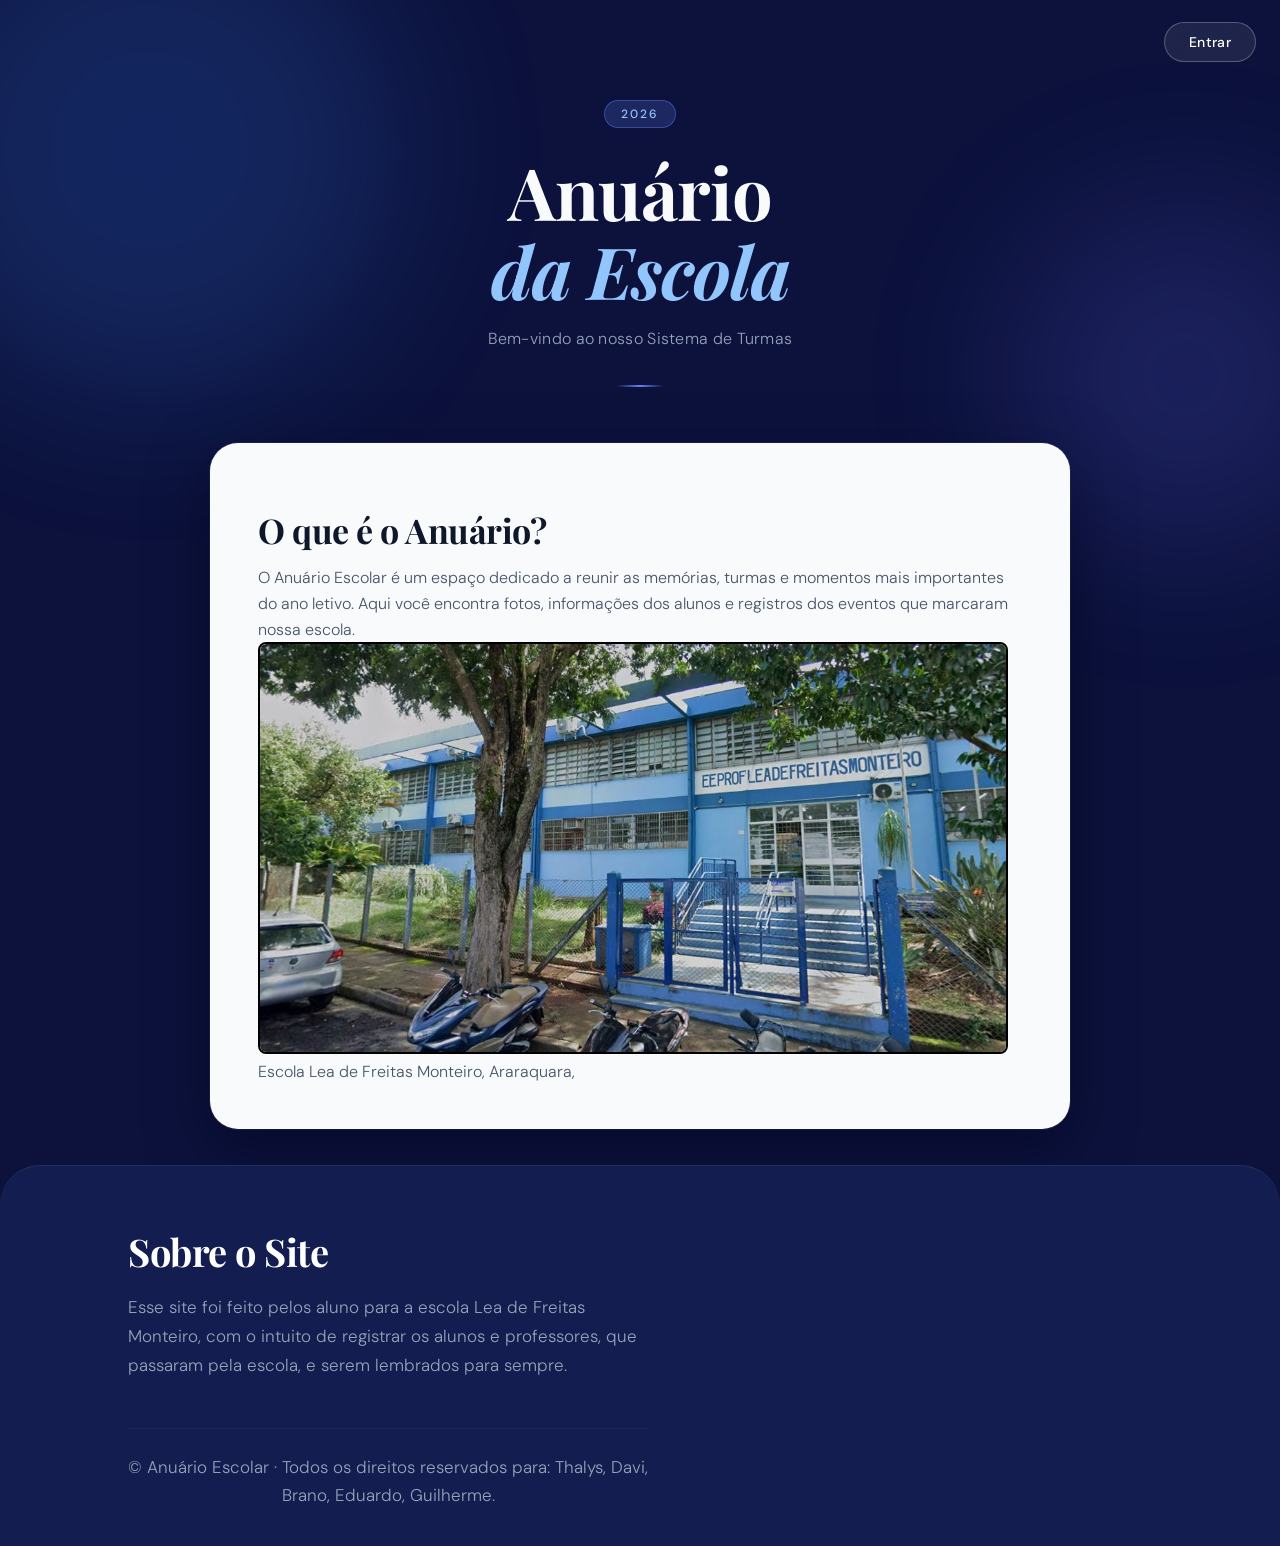
<file: index.html>
<!DOCTYPE html>
<html lang="pt-br">

<head>
    <meta charset="UTF-8">
    <meta name="viewport" content="width=device-width, initial-scale=1.0">
    <title>Anuário Escola 2026</title>
    <link rel="preconnect" href="https://fonts.googleapis.com">
    <link href="https://fonts.googleapis.com/css2?family=Playfair+Display:wght@600;700&family=DM+Sans:wght@300;400;500&display=swap" rel="stylesheet">
    <link rel="stylesheet" href="style.css">
</head>

<body>

    <a href="login.html">
        <button class="login">Entrar</button>
    </a>

    <!-- Fundo decorativo -->
    <div class="bg-orb orb1"></div>
    <div class="bg-orb orb2"></div>

    <!-- Topo -->
    <div class="topo">
        <span class="badge">2026</span>
        <h1>Anuário<br><em>da Escola</em></h1>
        <p>Bem-vindo ao nosso Sistema de Turmas</p>
        <div class="divider"></div>
    </div>

    <!-- Retângulo principal -->
    <div class="retangulo">

        <div class="card-header">
            
        </div>

        <h2>O que é o Anuário?</h2>
        <p>
            O Anuário Escolar é um espaço dedicado a reunir as memórias, turmas e momentos
            mais importantes do ano letivo. Aqui você encontra fotos, informações dos alunos
            e registros dos eventos que marcaram nossa escola.
        </p>
        
        <img src="images/lea.jpg" alt="Escola Lea de Freitas Monteiro" style="width: 750px; height: 550 ; border-radius: 8px; border: 2px solid #000; " >
        <p>Escola Lea de Freitas Monteiro, Araraquara,</p>
    </div>

    <!-- Rodapé -->
    <div class="retangulo2">
        <div class="retangulo2-inner">
            <div class="sobre-text">
                <h2>Sobre o Site</h2>
                <p>
                    Esse site foi feito pelos aluno para a escola Lea de Freitas Monteiro, 
                    com o intuito de registrar os alunos e professores, 
                    que passaram pela escola, e serem lembrados para sempre. 
                </p>
            </div>
        </div>
        <p class="footer-copy">© Anuário Escolar · Todos os direitos reservados para: Thalys, Davi, Brano, Eduardo, Guilherme.</p>
    </div>

</body>
</html>
</file>
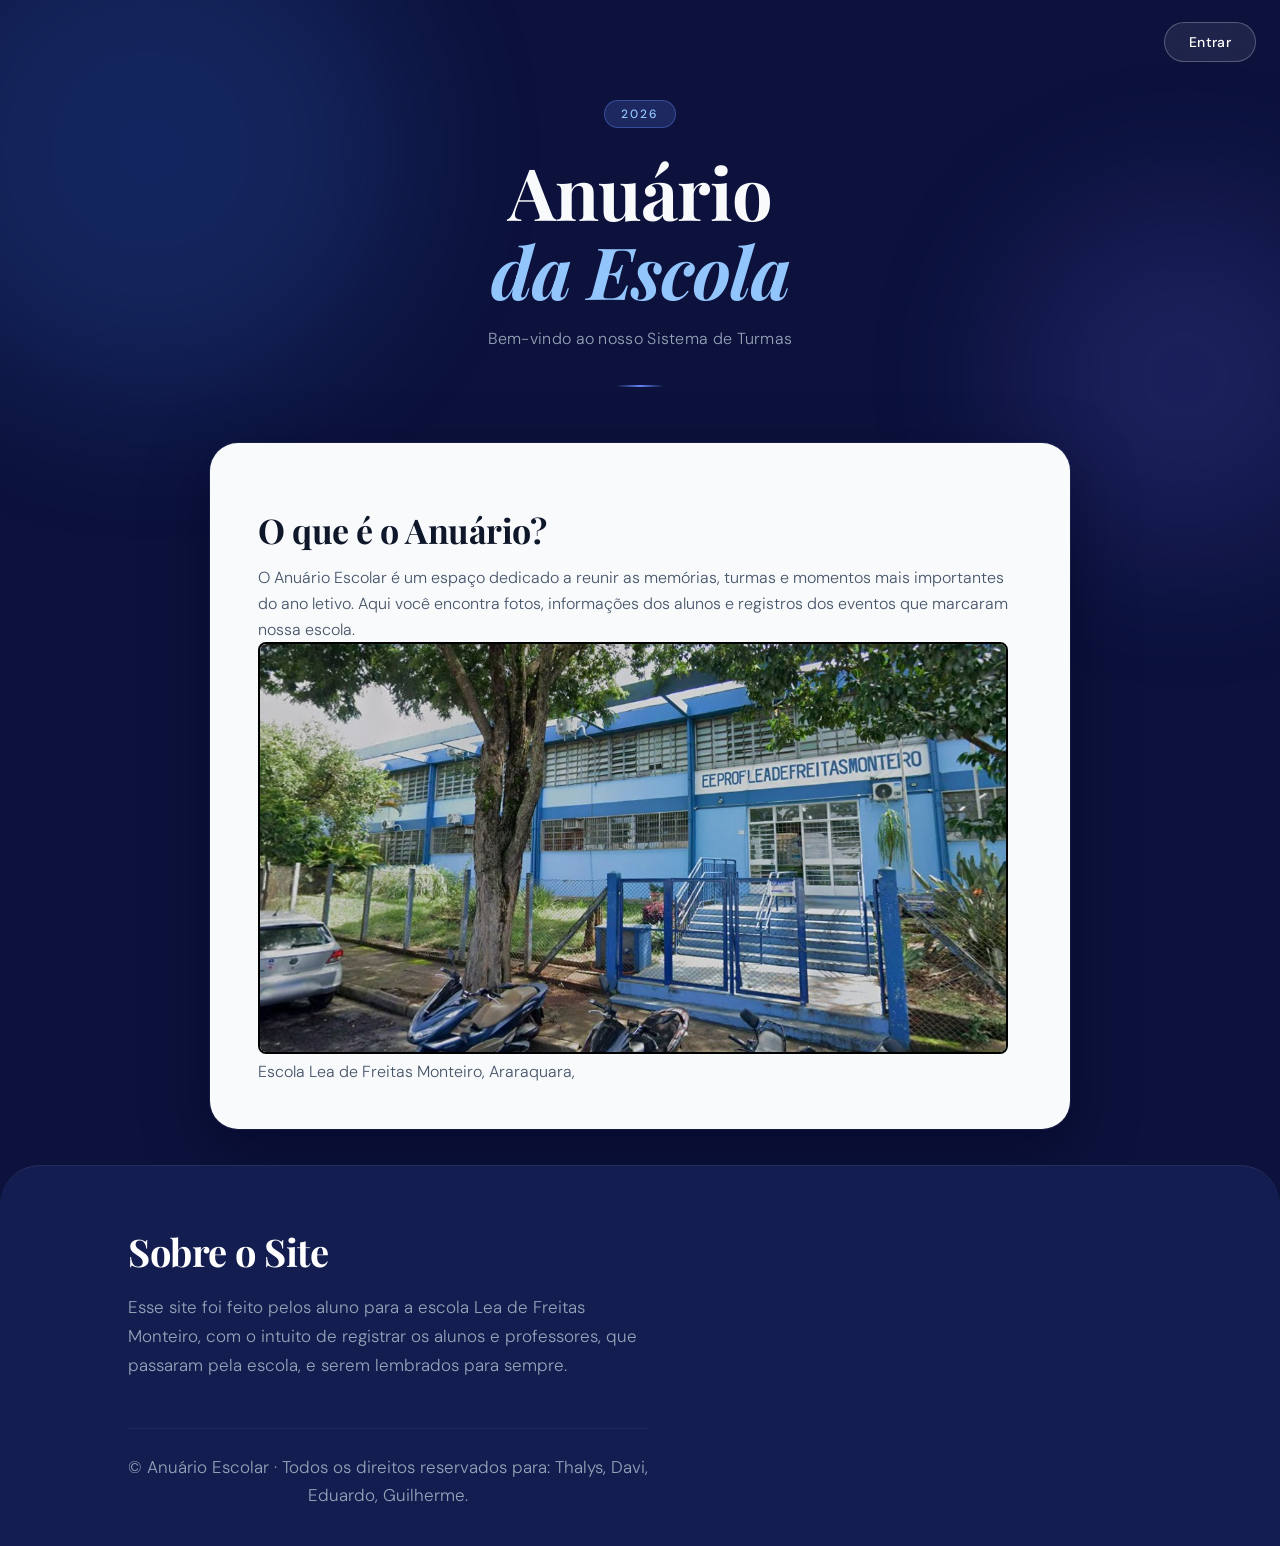
<file: html/index.html>
<!DOCTYPE html>
<html lang="pt-br">

<head>
    <meta charset="UTF-8">
    <meta name="viewport" content="width=device-width, initial-scale=1.0">
    <title>Anuário Escola 2026</title>
    <link rel="preconnect" href="https://fonts.googleapis.com">
    <link href="https://fonts.googleapis.com/css2?family=Playfair+Display:wght@600;700&family=DM+Sans:wght@300;400;500&display=swap" rel="stylesheet">
    <link rel="stylesheet" href="../css/style.css">
</head>

<body>

    <a href="login.html">
        <button class="login">Entrar</button>
    </a>

    <!-- Fundo decorativo -->
    <div class="bg-orb orb1"></div>
    <div class="bg-orb orb2"></div>

    <!-- Topo -->
    <div class="topo">
        <span class="badge">2026</span>
        <h1>Anuário<br><em>da Escola</em></h1>
        <p>Bem-vindo ao nosso Sistema de Turmas</p>
        <div class="divider"></div>
    </div>

    <!-- Retângulo principal -->
    <div class="retangulo">

        <div class="card-header">
            
        </div>

        <h2>O que é o Anuário?</h2>
        <p>
            O Anuário Escolar é um espaço dedicado a reunir as memórias, turmas e momentos
            mais importantes do ano letivo. Aqui você encontra fotos, informações dos alunos
            e registros dos eventos que marcaram nossa escola.
        </p>
        
        <img src="../images/lea.jpg" alt="Escola Lea de Freitas Monteiro" style="width: 750px; height: 550 ; border-radius: 8px; border: 2px solid #000; " >
        <p>Escola Lea de Freitas Monteiro, Araraquara,</p>
    </div>

    <!-- Rodapé -->
    <div class="retangulo2">
        <div class="retangulo2-inner">
            <div class="sobre-text">
                <h2>Sobre o Site</h2>
                <p>
                    Esse site foi feito pelos aluno para a escola Lea de Freitas Monteiro, 
                    com o intuito de registrar os alunos e professores, 
                    que passaram pela escola, e serem lembrados para sempre. 
                </p>
            </div>
        </div>
        <p class="footer-copy">© Anuário Escolar · Todos os direitos reservados para: Thalys, Davi, Eduardo, Guilherme.</p>
    </div>

</body>
</html>
</file>
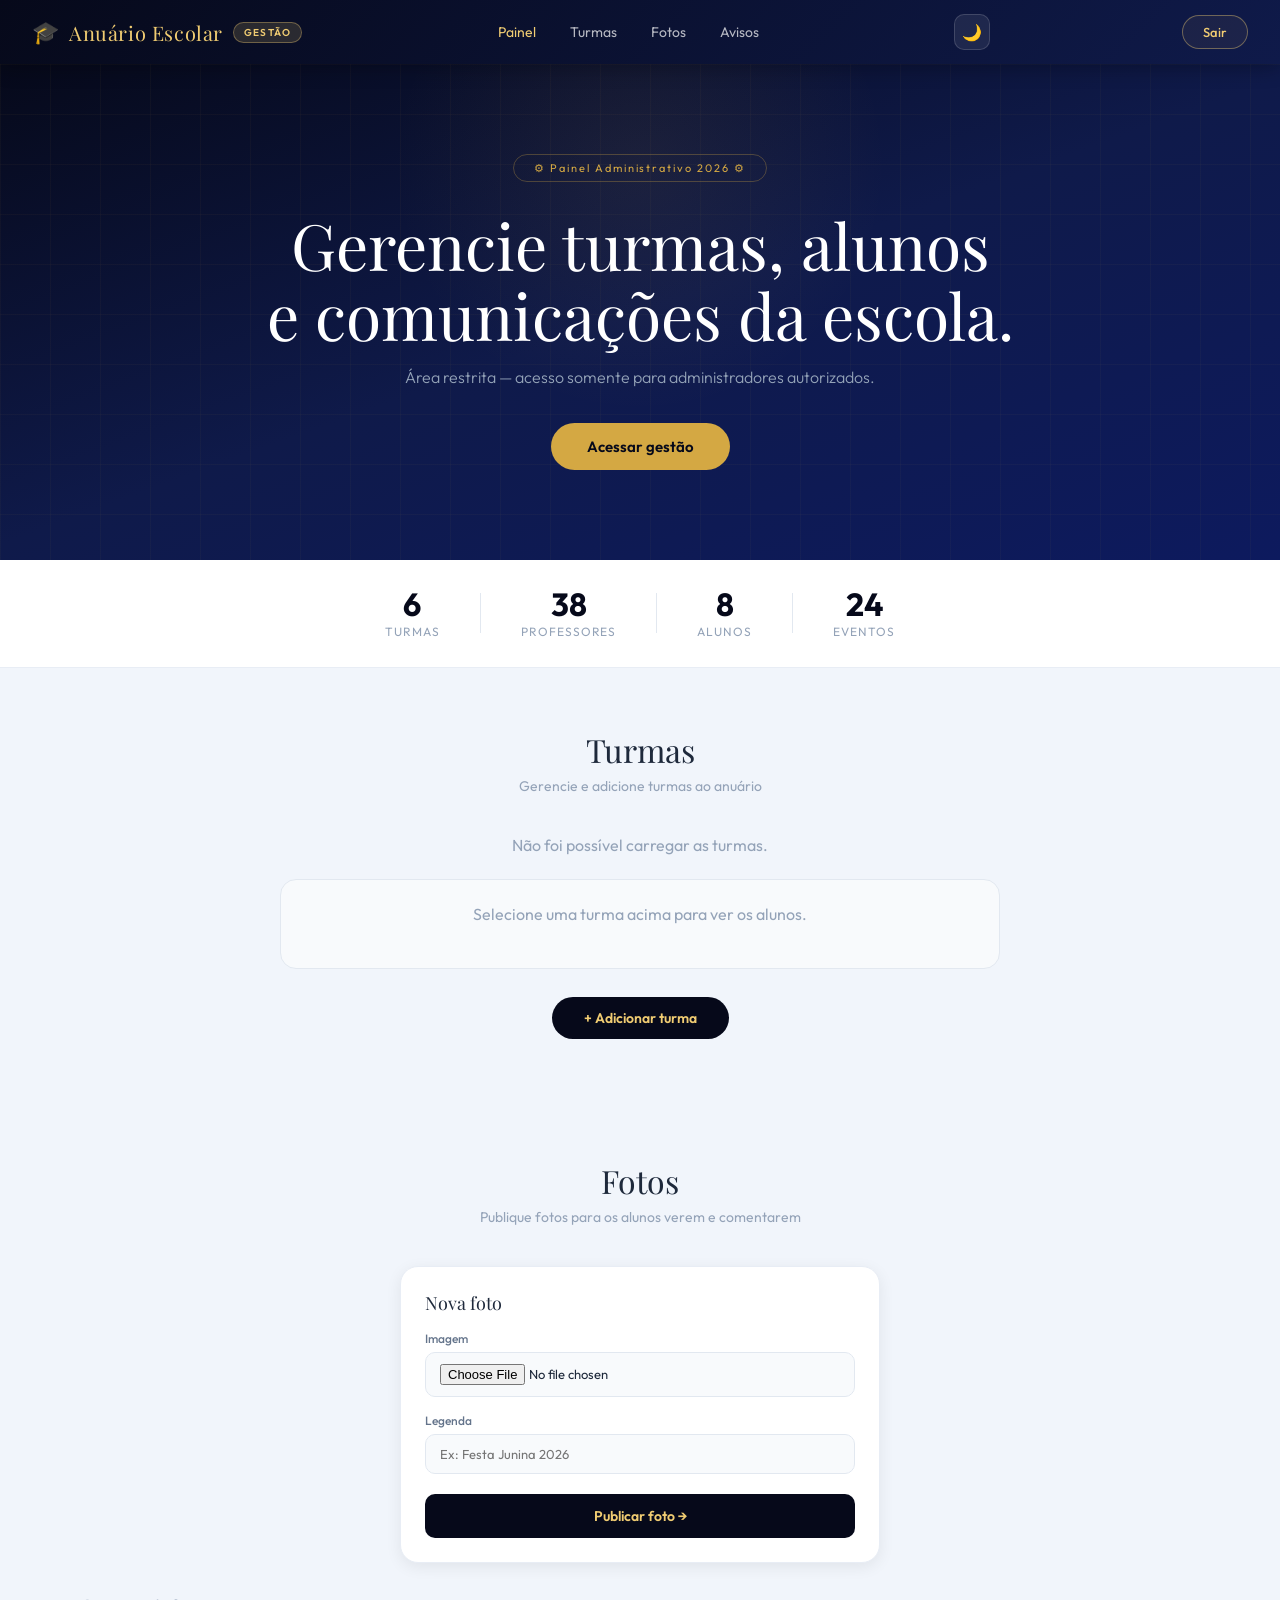
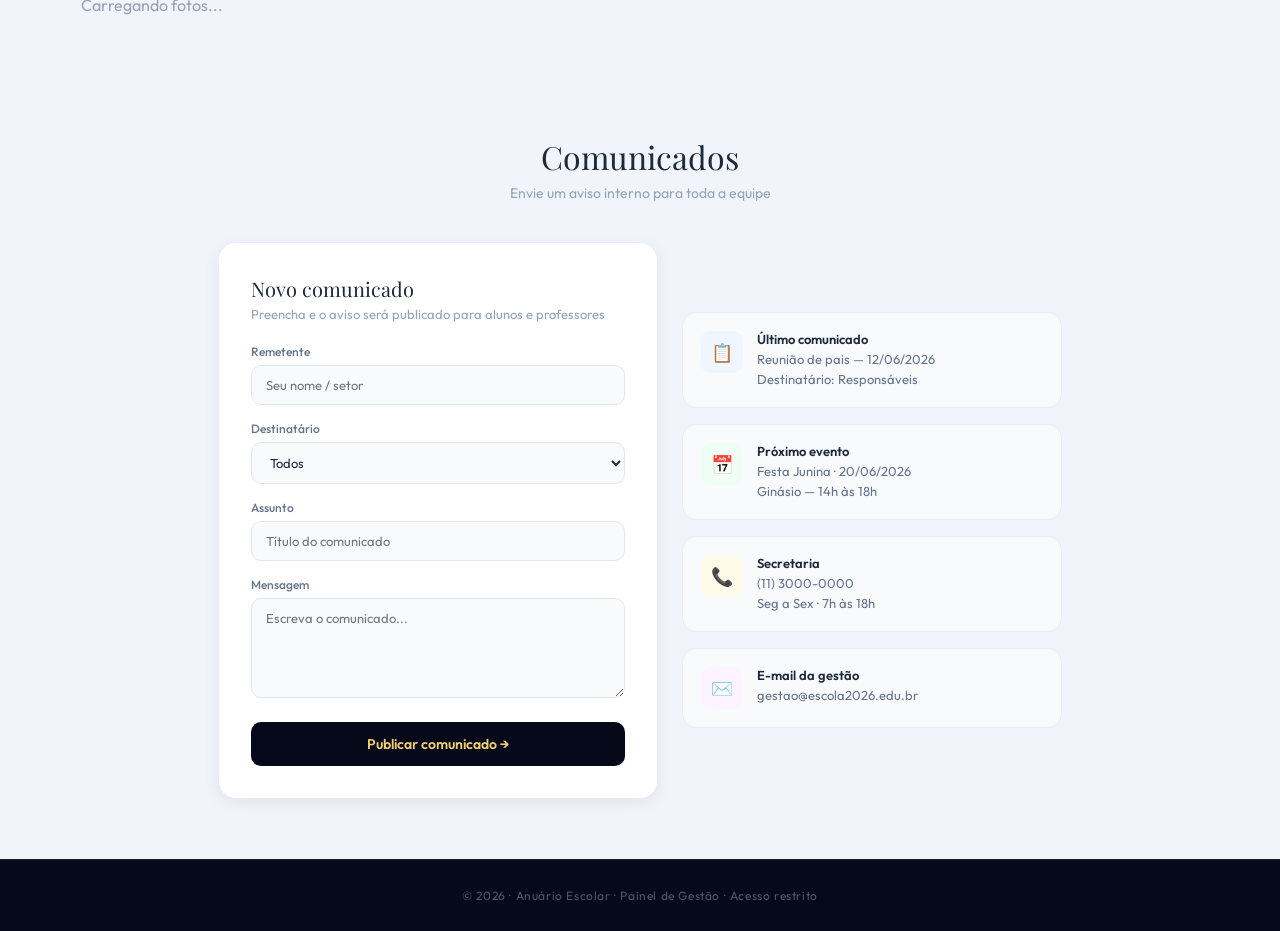
<file: gestao.html>
<!DOCTYPE html>
<html lang="pt-br">

<head>
    <meta charset="UTF-8">
    <meta name="viewport" content="width=device-width, initial-scale=1.0">
    <title>Gestão — Anuário Escolar 2026</title>
    <link rel="preconnect" href="https://fonts.googleapis.com">
    <link href="https://fonts.googleapis.com/css2?family=Playfair+Display:ital,wght@0,400;0,700;1,400&family=Outfit:wght@300;400;500;600&display=swap" rel="stylesheet">
    <link rel="stylesheet" href="/css/gestao.css">
    <link rel="stylesheet" href="/css/tema.css">
    <script>
        // Aplica o tema salvo ANTES da página desenhar, pra não piscar
        if (localStorage.getItem('tema') === 'escuro') {
            document.documentElement.setAttribute('data-tema', 'escuro');
        }
    </script>
</head>

<body>

    <!-- ========================
         HEADER
    ======================== -->
    <header>
        <div class="header-logo">
            <span class="logo-icon">🎓</span>
            <h1>Anuário Escolar <span class="gestao-badge">Gestão</span></h1>
        </div>

        <nav>
            <a href="#painel">Painel</a>
            <a href="#turmas">Turmas</a>
            <a href="#fotos">Fotos</a>
            <a href="#avisos">Avisos</a>
        </nav>

        <button class="btn-tema" id="btn-tema" onclick="alternarTema()" title="Alternar tema claro/escuro">🌙</button>
        <button class="btn-sair" onclick="window.location.href='login.html'">
            Sair
        </button>
    </header>

    <main>

        <!-- ========================
             BANNER / HERO
        ======================== -->
        <section class="banner" id="painel">
            <div class="banner-content">
                <div class="banner-badge">⚙ Painel Administrativo 2026 ⚙</div>
                <h2>Gerencie turmas, alunos<br>e comunicações da escola.</h2>
                <p>Área restrita — acesso somente para administradores autorizados.</p>
                <a href="#turmas" class="banner-btn">Acessar gestão</a>
            </div>
        </section>

        <!-- ========================
             STATS
        ======================== -->
        <section class="stats" id="stats-bar">
            <div class="stat-item">
                <span class="stat-num" id="stat-turmas">0</span>
                <span class="stat-label">Turmas</span>
            </div>
            <div class="stat-div"></div>
            <div class="stat-item">
                <span class="stat-num">38</span>
                <span class="stat-label">Professores</span>
            </div>
            <div class="stat-div"></div>
            <div class="stat-item">
                <span class="stat-num" id="stat-alunos">0</span>
                <span class="stat-label">Alunos</span>
            </div>
            <div class="stat-div"></div>
            <div class="stat-item">
                <span class="stat-num">24</span>
                <span class="stat-label">Eventos</span>
            </div>
        </section>

        <!-- ========================
             TURMAS
        ======================== -->
        <section class="secao" id="turmas">

            <div class="secao-header">
                <h2>Turmas</h2>
                <p>Gerencie e adicione turmas ao anuário</p>
            </div>

            <div class="turmas-botoes" id="turmas-botoes">
                <!-- Botões das turmas gerados via JS -->
            </div>

            <div class="turma-alunos-painel" id="turma-alunos-painel">
                <p class="turma-alunos-vazio">Selecione uma turma acima para ver os alunos.</p>
            </div>

            <!-- Botão adicionar turma -->
            <div style="text-align:center; margin-top: 28px;">
                <button class="btn-adicionar" onclick="abrirModalTurma()">
                    + Adicionar turma
                </button>
            </div>

        </section>

        <!-- ========================
             FOTOS
        ======================== -->
        <section class="secao" id="fotos">

            <div class="secao-header">
                <h2>Fotos</h2>
                <p>Publique fotos para os alunos verem e comentarem</p>
            </div>

            <div class="card foto-upload-card">
                <h3>Nova foto</h3>
                <div class="campo">
                    <label>Imagem</label>
                    <input type="file" id="foto-arquivo" accept="image/png, image/jpeg, image/gif, image/webp">
                </div>
                <div class="campo">
                    <label>Legenda</label>
                    <input type="text" id="foto-legenda" placeholder="Ex: Festa Junina 2026">
                </div>
                <button class="btn-enviar" onclick="publicarFoto()">
                    Publicar foto →
                </button>
                <p id="foto-msg" style="font-weight:600; display:none; margin-top:10px; text-align:center;"></p>
            </div>

            <div class="foto-galeria" id="foto-galeria">
                <p class="turma-alunos-vazio">Carregando fotos...</p>
            </div>

        </section>

        <!-- ========================
             AVISOS / FORMULÁRIO
        ======================== -->
        <section class="secao" id="avisos">

            <div class="secao-header">
                <h2>Comunicados</h2>
                <p>Envie um aviso interno para toda a equipe</p>
            </div>

            <div class="contato-grid">

                <!-- Formulário -->
                <div class="card contato-form">
                    <h3>Novo comunicado</h3>
                    <p>Preencha e o aviso será publicado para alunos e professores</p>

                    <div class="campo">
                        <label>Remetente</label>
                        <input type="text" id="av-remetente" placeholder="Seu nome / setor">
                    </div>
                    <div class="campo">
                        <label>Destinatário</label>
                        <select id="av-dest">
                            <option>Todos</option>
                            <option>Apenas alunos</option>
                            <option>Apenas professores</option>
                            <option>Responsáveis</option>
                        </select>
                    </div>
                    <div class="campo">
                        <label>Assunto</label>
                        <input type="text" id="av-assunto" placeholder="Título do comunicado">
                    </div>
                    <div class="campo">
                        <label>Mensagem</label>
                        <textarea id="av-msg" placeholder="Escreva o comunicado..."></textarea>
                    </div>
                    <button class="btn-enviar" onclick="enviarAviso()">
                        Publicar comunicado →
                    </button>
                    <p id="msg-confirmacao" style="color:#16a34a; font-weight:600; display:none; margin-top:10px; text-align:center;">
                        ✓ Comunicado publicado com sucesso!
                    </p>
                </div>

                <!-- Informações / últimos avisos -->
                <div class="contato-infos">

                    <div class="info-item">
                        <div class="info-icon" style="background:#eff6ff">📋</div>
                        <div>
                            <h4>Último comunicado</h4>
                            <p>Reunião de pais — 12/06/2026<br>Destinatário: Responsáveis</p>
                        </div>
                    </div>

                    <div class="info-item">
                        <div class="info-icon" style="background:#f0fdf4">📅</div>
                        <div>
                            <h4>Próximo evento</h4>
                            <p>Festa Junina · 20/06/2026<br>Ginásio — 14h às 18h</p>
                        </div>
                    </div>

                    <div class="info-item">
                        <div class="info-icon" style="background:#fefce8">📞</div>
                        <div>
                            <h4>Secretaria</h4>
                            <p>(11) 3000-0000<br>Seg a Sex · 7h às 18h</p>
                        </div>
                    </div>

                    <div class="info-item">
                        <div class="info-icon" style="background:#fdf4ff">✉️</div>
                        <div>
                            <h4>E-mail da gestão</h4>
                            <p>gestao@escola2026.edu.br</p>
                        </div>
                    </div>

                </div>

            </div>
        </section>

    </main>

    <!-- ========================
         FOOTER
    ======================== -->
    <footer>
        <p>© 2026 · Anuário Escolar · Painel de Gestão · Acesso restrito</p>
    </footer>

    <!-- ========================
         MODAL — ADICIONAR ALUNO
    ======================== -->
    <div class="modal-overlay" id="modal-aluno">
        <div class="modal">
            <div class="modal-header">
                <h3>Adicionar Aluno</h3>
                <button class="modal-fechar" onclick="fecharModal('modal-aluno')">✕</button>
            </div>
            <div class="campo">
                <label>Nome completo</label>
                <input type="text" id="novo-nome" placeholder="Ex: Maria Oliveira">
            </div>
            <div class="campo">
                <label>Matrícula</label>
                <input type="text" id="novo-matricula" placeholder="Ex: 2026009">
            </div>
            <div class="campo">
                <label>Turma</label>
                <select id="novo-turma">
                    <!-- Populado via JS -->
                </select>
            </div>
            <div class="campo">
                <label>Status</label>
                <select id="novo-status">
                    <option value="ativo">Ativo</option>
                    <option value="destaque">Destaque</option>
                </select>
            </div>
            <div class="campo">
                <label>Turno</label>
                <select id="novo-turno">
                    <option>Manhã</option>
                    <option>Tarde</option>
                </select>
            </div>
            <div class="modal-acoes">
                <button class="btn-cancelar" onclick="fecharModal('modal-aluno')">Cancelar</button>
                <button class="btn-confirmar" onclick="adicionarAluno()">Adicionar</button>
            </div>
        </div>
    </div>

    <!-- ========================
         MODAL — ADICIONAR TURMA
    ======================== -->
    <div class="modal-overlay" id="modal-turma">
        <div class="modal">
            <div class="modal-header">
                <h3>Adicionar Turma</h3>
                <button class="modal-fechar" onclick="fecharModal('modal-turma')">✕</button>
            </div>
            <div class="campo">
                <label>Código da turma</label>
                <input type="text" id="turma-codigo" placeholder="Ex: 5A">
            </div>
            <div class="campo">
                <label>Nome completo</label>
                <input type="text" id="turma-nome" placeholder="Ex: 5º Ano A">
            </div>
            <div class="campo">
                <label>Professor responsável</label>
                <input type="text" id="turma-prof" placeholder="Ex: Prof. João Silva">
            </div>
            <div class="campo">
                <label>Turno</label>
                <select id="turma-turno">
                    <option>Manhã</option>
                    <option>Tarde</option>
                </select>
            </div>
            <div class="campo">
                <label>Cor do cartão</label>
                <select id="turma-cor">
                    <option value="linear-gradient(135deg,#1d4ed8,#60a5fa)">Azul</option>
                    <option value="linear-gradient(135deg,#7c3aed,#a855f7)">Roxo</option>
                    <option value="linear-gradient(135deg,#059669,#34d399)">Verde</option>
                    <option value="linear-gradient(135deg,#dc2626,#f87171)">Vermelho</option>
                    <option value="linear-gradient(135deg,#d97706,#fbbf24)">Amarelo</option>
                    <option value="linear-gradient(135deg,#0891b2,#22d3ee)">Ciano</option>
                    <option value="linear-gradient(135deg,#db2777,#f472b6)">Rosa</option>
                </select>
            </div>
            <div class="modal-acoes">
                <button class="btn-cancelar" onclick="fecharModal('modal-turma')">Cancelar</button>
                <button class="btn-confirmar" onclick="adicionarTurma()">Adicionar</button>
            </div>
        </div>
    </div>

    <!-- ========================
         MODAL — CONFIRMAR EXCLUSÃO
    ======================== -->
    <div class="modal-overlay" id="modal-excluir">
        <div class="modal modal-sm">
            <div class="modal-header">
                <h3>Confirmar exclusão</h3>
                <button class="modal-fechar" onclick="fecharModal('modal-excluir')">✕</button>
            </div>
            <p style="color:#64748b; font-size:14px; margin-bottom:24px;" id="excluir-msg">
                Tem certeza que deseja excluir este item?<br>Essa ação não pode ser desfeita.
            </p>
            <div class="modal-acoes">
                <button class="btn-cancelar" onclick="fecharModal('modal-excluir')">Cancelar</button>
                <button class="btn-excluir-confirm" id="btn-confirmar-exclusao">Excluir</button>
            </div>
        </div>
    </div>

    <script src="tema.js"></script>
    <script src="gestao.js"></script>

</body>
</html>
</file>
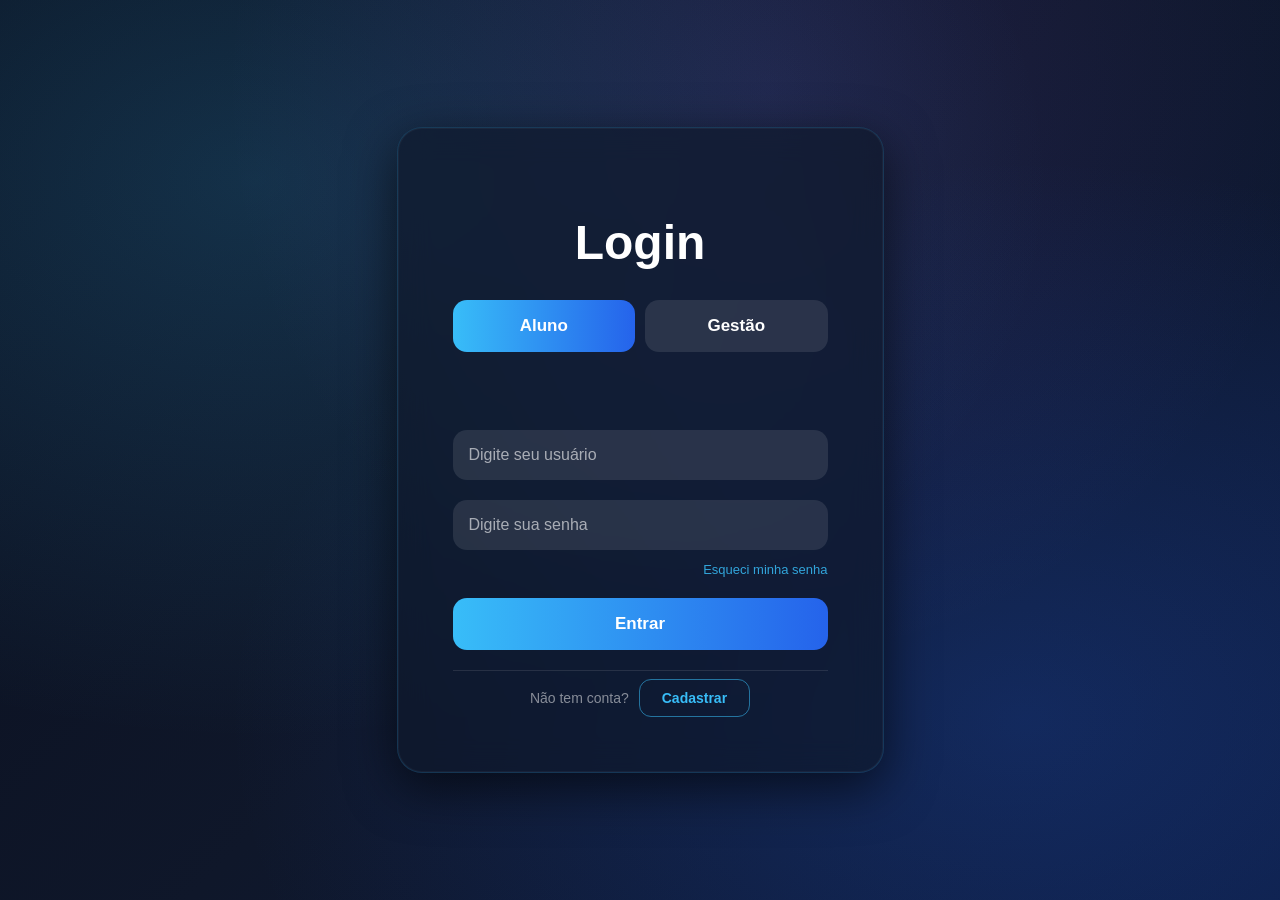
<file: login.html>
<!DOCTYPE html>
<html lang="pt-br">

<head>
    <meta charset="UTF-8">
    <title>Login</title>
    <link rel="stylesheet" href="/css/login.css">
</head>

<body>

    <div class="login-container">

        <h1>Login</h1>

        <!-- ESCOLHER TIPO -->
        <div class="tipo-login">

            <button class="tipo ativo" id="btnAluno">
                Aluno
            </button>

            <button class="tipo" id="btnAdmin">
                Gestão
            </button>

        </div>

        <h3 id="mensagem" style="color: red; text-shadow: 2px 2px 4px;"></h3>

        <input
            type="text"
            placeholder="Digite seu usuário"
            id="usuario"
        >

        <input
            type="password"
            placeholder="Digite sua senha"
            id="senha"
        >

        <!-- ESQUECI A SENHA -->
        <div class="esqueci-senha">
            <a href="#" onclick="abrirModalSenha(); return false;">Esqueci minha senha</a>
        </div>

        <button onclick="validarLogin()">
            Entrar
        </button>

        <!-- CADASTRO -->
        <div class="cadastro-link">
            <span>Não tem conta?</span>
            <a href="cadastro.html" class="btn-cadastro">Cadastrar</a>
        </div>

    </div>

    <!-- MODAL ESQUECI SENHA -->
    <div class="modal-overlay" id="modalSenha">
        <div class="modal-box">
            <h2>🔑 Recuperar Senha</h2>
            <p>Digite o e-mail ou usuário cadastrado. Você receberá as instruções de recuperação.</p>
            <input
                type="text"
                placeholder="E-mail ou usuário"
                id="inputRecuperacao"
            >
            <p class="modal-msg" id="modalMsg"></p>
            <button class="btn-enviar" onclick="enviarRecuperacao()">Enviar</button>
            <button class="btn-fechar" onclick="fecharModalSenha()">Cancelar</button>
        </div>
    </div>

    <script src="login.js"></script>

    <script>
        function abrirModalSenha() {
            document.getElementById('modalSenha').classList.add('ativo');
            document.getElementById('inputRecuperacao').value = '';
            document.getElementById('modalMsg').style.color = '';
            document.getElementById('modalMsg').textContent = '';
        }

        function fecharModalSenha() {
            document.getElementById('modalSenha').classList.remove('ativo');
        }

        function enviarRecuperacao() {
            const val = document.getElementById('inputRecuperacao').value.trim();
            const msg = document.getElementById('modalMsg');
            if (!val) {
                msg.style.color = 'rgb(248,113,113)';
                msg.textContent = 'Por favor, preencha o campo acima.';
                return;
            }
            msg.style.color = 'rgb(74,222,128)';
            msg.textContent = '✅ Instruções enviadas! Verifique seu e-mail.';
            setTimeout(fecharModalSenha, 2500);
        }

        // Fechar modal clicando fora
        document.getElementById('modalSenha').addEventListener('click', function(e) {
            if (e.target === this) fecharModalSenha();
        });
    </script>

</body>

</html>
</file>
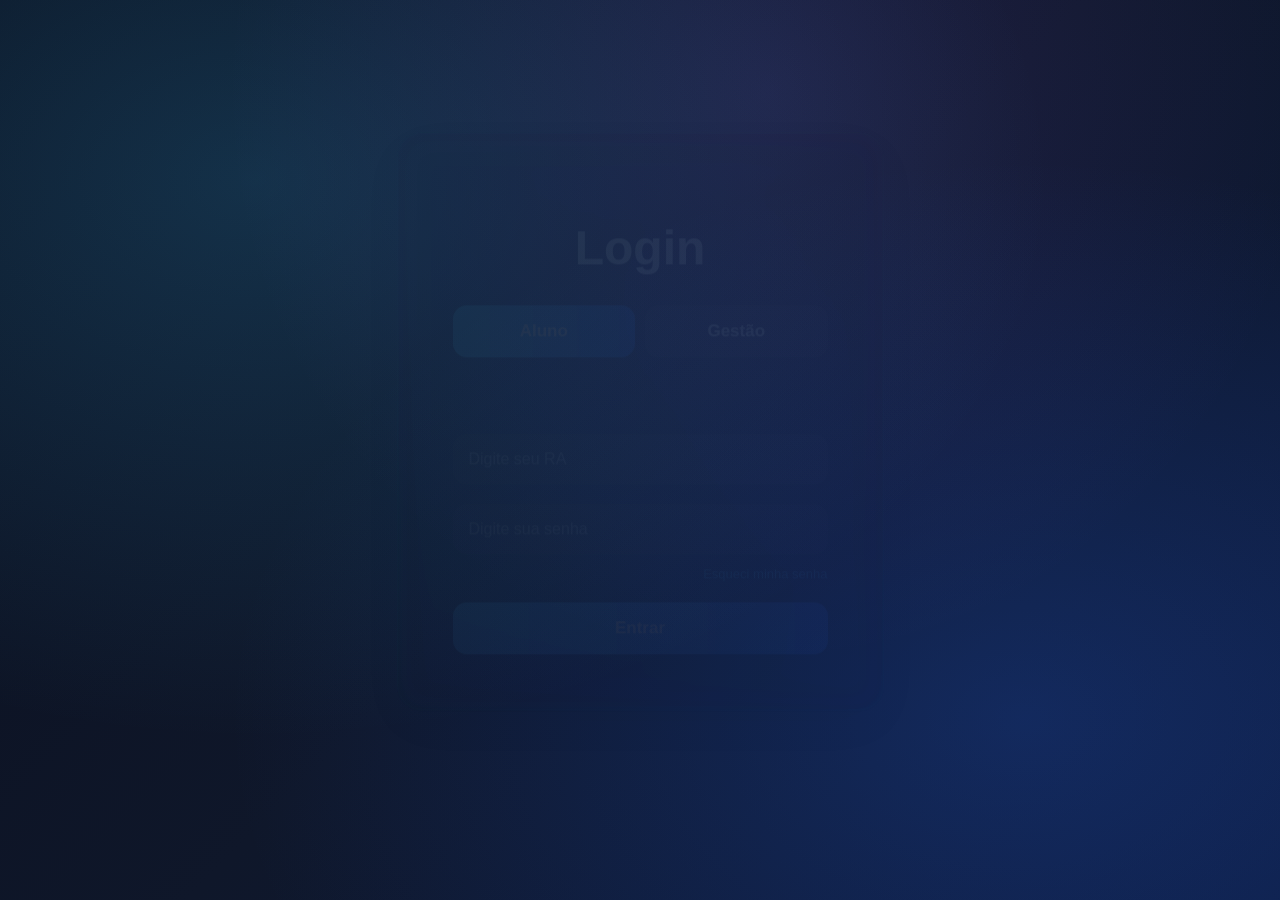
<file: html/cadastro.html>
<!DOCTYPE html>
<html lang="pt-br">

<head>
    <meta charset="UTF-8">
    <meta name="viewport" content="width=device-width, initial-scale=1.0">

    <title>Cadastro - Anuário Escolar</title>

    <link rel="stylesheet" href="../css/cadastro.css">
</head>

<body data-acesso="gestao" style="visibility:hidden">

    <div class="login-container">

        <h1>Cadastrar aluno</h1>

        <!-- Nome -->
        <input
            type="text"
            placeholder="Nome completo"
            id="nome"
        >

        <!-- RA -->
        <input
            type="text"
            placeholder="RA do aluno"
            id="ra"
        >

        <!-- Turma (carregada do banco). O <select> escondido guarda o valor;
             quem aparece é o menu abaixo, que combina com o resto da tela. -->
        <div class="seletor" id="seletor-turma">
            <select id="turma" hidden>
                <option value="">Carregando turmas...</option>
            </select>

            <button type="button" class="seletor-botao" id="seletor-botao"
                    aria-haspopup="listbox" aria-expanded="false" aria-controls="seletor-lista">
                <span class="seletor-texto" id="seletor-texto">Carregando turmas...</span>
                <svg class="seletor-seta" width="18" height="18" viewBox="0 0 24 24" fill="none"
                     stroke="currentColor" stroke-width="2.4" stroke-linecap="round"
                     stroke-linejoin="round" aria-hidden="true">
                    <polyline points="6 9 12 15 18 9"></polyline>
                </svg>
            </button>

            <ul class="seletor-lista" id="seletor-lista" role="listbox" tabindex="-1"
                aria-label="Turmas"></ul>
        </div>

        <!-- Senha -->
        <input
            type="password"
            placeholder="Senha"
            id="senha"
        >

        <!-- Mensagem -->
        <h3 id="mensagem"></h3>


        <!-- Botão -->
        <button id="btnCadastro">
            Cadastrar
        </button>


        <!-- Voltar -->
        <div class="cadastro-link">

            <a href="gestao-turmas.html" class="btn-voltar">
                Voltar ao painel
            </a>

        </div>

    </div>


    <script src="../javascript/comum.js"></script>
    <script src="../javascript/cadastro.js"></script>

</body>

</html>
</file>
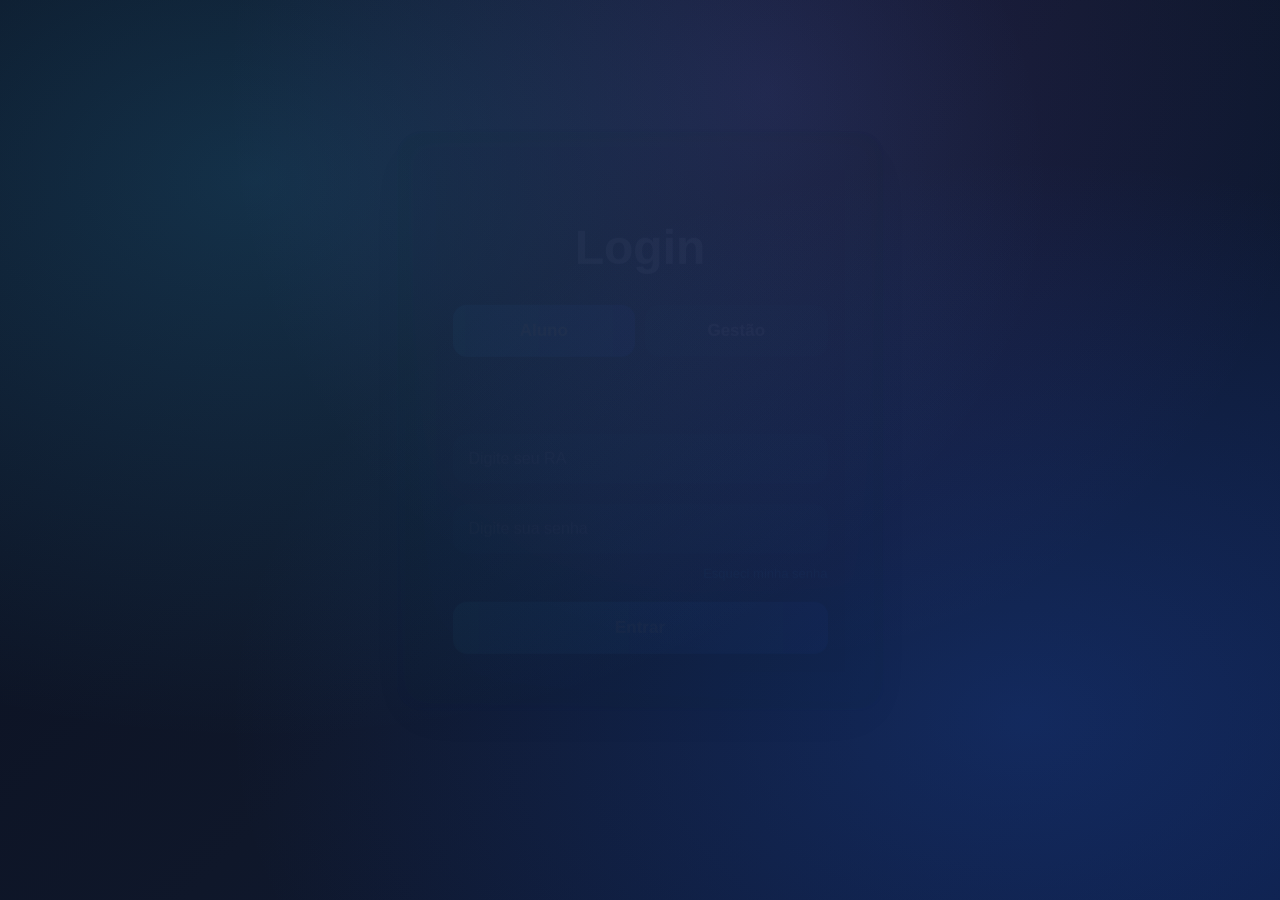
<file: html/fotos.html>
<!DOCTYPE html>
<html lang="pt-br">

<head>
    <meta charset="UTF-8">
    <meta name="viewport" content="width=device-width, initial-scale=1.0">
    <title>Fotos — Anuário Escolar 2026</title>
    <link rel="preconnect" href="https://fonts.googleapis.com">
    <link href="https://fonts.googleapis.com/css2?family=Playfair+Display:ital,wght@0,400;0,700;1,400&family=Outfit:wght@300;400;500;600&display=swap" rel="stylesheet">
    <link rel="stylesheet" href="../css/home.css">
    <link rel="stylesheet" href="../css/tema.css">
    <script>
        // Aplica o tema salvo ANTES da página desenhar, pra não piscar
        if (localStorage.getItem('tema') === 'escuro') {
            document.documentElement.setAttribute('data-tema', 'escuro');
        }
    </script>
</head>

<body data-acesso="aluno" style="visibility:hidden">

    <!-- ========================
         HEADER
    ======================== -->
    <header>

        <div class="header-logo">
            <span class="logo-icon">🎓</span>
            <h1>Anuário Escolar</h1>
        </div>

        <nav>
            <a href="home.html">Início</a>
            <a href="turmas.html">Turmas</a>
            <a href="fotos.html" class="ativo-nav">Fotos</a>
            <a href="home.html#contato">Contato</a>
        </nav>

        <button class="btn-tema" id="btn-tema" onclick="alternarTema()" title="Alternar tema claro/escuro">🌙</button>
        <button class="btn-sair" onclick="sair()">
            Sair
        </button>

    </header>

    <main>

        <!-- ========================
             FOTOS
        ======================== -->
        <section class="secao secao-clara" id="fotos">

            <div class="secao-header">
                <h2>Fotos</h2>
                <p>Veja as fotos publicadas e deixe seu comentário</p>
            </div>

            <div class="foto-galeria" id="foto-galeria">
                <p class="turma-alunos-vazio">Carregando fotos...</p>
            </div>

        </section>


    </main>

    <!-- ========================
         FOOTER
    ======================== -->
    <footer>
        <p>© 2026 · Anuário Escolar · Todos os direitos reservados</p>
    </footer>

    <!-- ========================
         MODAL — FOTO + COMENTÁRIOS
    ======================== -->
    <div class="modal-overlay" id="modal-foto">
        <div class="modal modal-foto">
            <div class="modal-header">
                <h3 id="foto-modal-legenda">Foto</h3>
                <button class="modal-fechar" onclick="fecharModal('modal-foto')">✕</button>
            </div>

            <img id="foto-modal-img" class="foto-modal-img" src="" alt="">

            <div class="comentarios-lista" id="comentarios-lista">
                <!-- Comentários gerados via JS -->
            </div>

            <div class="comentario-campo">
                <input type="text" id="comentario-texto" placeholder="Escreva um comentário..." maxlength="500">
                <button class="btn-enviar" onclick="enviarComentario()">Comentar</button>
            </div>
        </div>
    </div>


    <script src="../javascript/tema.js"></script>
    <script src="../javascript/comum.js"></script>
    <script src="../javascript/fotos.js"></script>

</body>
</html>
</file>
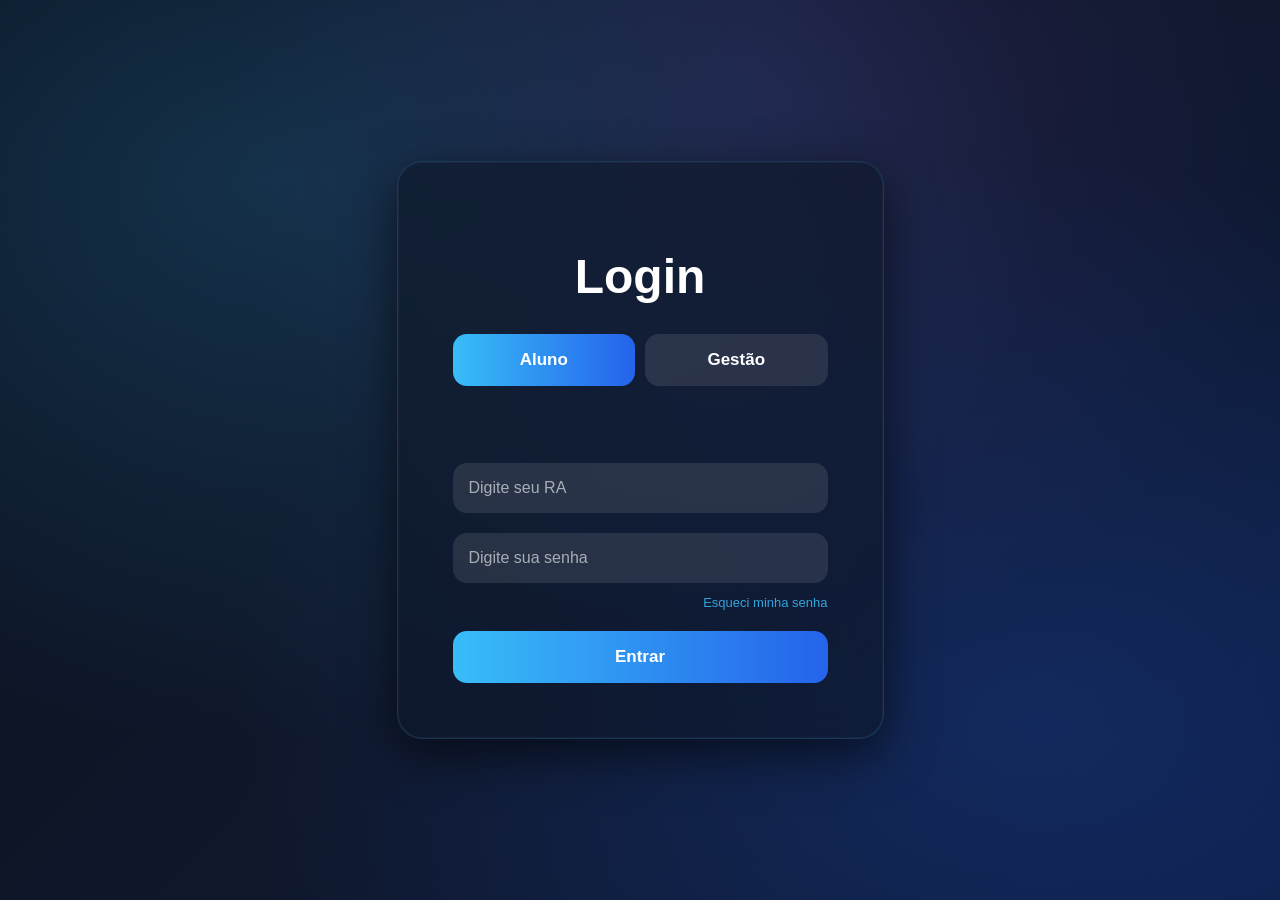
<file: html/gestao-fotos.html>
<!DOCTYPE html>
<html lang="pt-br">

<head>
    <meta charset="UTF-8">
    <meta name="viewport" content="width=device-width, initial-scale=1.0">
    <title>Fotos — Gestão</title>
    <link rel="preconnect" href="https://fonts.googleapis.com">
    <link href="https://fonts.googleapis.com/css2?family=Playfair+Display:ital,wght@0,400;0,700;1,400&family=Outfit:wght@300;400;500;600&display=swap" rel="stylesheet">
    <link rel="stylesheet" href="../css/gestao.css">
    <link rel="stylesheet" href="../css/tema.css">
    <script>
        // Aplica o tema salvo ANTES da página desenhar, pra não piscar
        if (localStorage.getItem('tema') === 'escuro') {
            document.documentElement.setAttribute('data-tema', 'escuro');
        }
    </script>
</head>

<body data-acesso="gestao" style="visibility:hidden">

    <!-- ========================
         HEADER
    ======================== -->
    <header>
        <div class="header-logo">
            <span class="logo-icon">🎓</span>
            <h1>Anuário Escolar <span class="gestao-badge">Gestão</span></h1>
        </div>

        <nav>
            <a href="gestao.html">Painel</a>
            <a href="gestao-turmas.html">Turmas</a>
            <a href="gestao-fotos.html" class="ativo-nav">Fotos</a>
            <a href="gestao.html#avisos">Avisos</a>
        </nav>

        <button class="btn-tema" id="btn-tema" onclick="alternarTema()" title="Alternar tema claro/escuro">🌙</button>
        <button class="btn-sair" onclick="sair()">
            Sair
        </button>
    </header>

    <main>

        <!-- ========================
             FOTOS
        ======================== -->
        <section class="secao" id="fotos">

            <div class="secao-header">
                <h2>Fotos</h2>
                <p>Publique fotos para os alunos verem e comentarem</p>
            </div>

            <div class="card foto-upload-card">
                <h3>Nova foto</h3>
                <div class="campo">
                    <label>Imagem</label>
                    <input type="file" id="foto-arquivo" accept="image/png, image/jpeg, image/gif, image/webp">
                </div>
                <div class="campo">
                    <label>Legenda</label>
                    <input type="text" id="foto-legenda" placeholder="Ex: Festa Junina 2026">
                </div>
                <div class="campo">
                    <label>Quem pode ver</label>
                    <select id="foto-turma">
                        <option value="">Todas as turmas</option>
                    </select>
                </div>
                <button class="btn-enviar" onclick="publicarFoto()">
                    Publicar foto →
                </button>
                <p id="foto-msg" style="font-weight:600; display:none; margin-top:10px; text-align:center;"></p>
            </div>

            <div class="foto-filtro">
                <label for="filtro-turma">Mostrar fotos de:</label>
                <select id="filtro-turma" onchange="carregarFotosGestao()">
                    <option value="">Todas</option>
                </select>
            </div>

            <div class="foto-galeria" id="foto-galeria">
                <p class="turma-alunos-vazio">Carregando fotos...</p>
            </div>

        </section>


    </main>

    <!-- ========================
         FOOTER
    ======================== -->
    <footer>
        <p>© 2026 · Anuário Escolar · Painel de Gestão · Acesso restrito</p>
    </footer>

    <!-- ========================
         MODAL — CONFIRMAR EXCLUSÃO
    ======================== -->
    <div class="modal-overlay" id="modal-excluir">
        <div class="modal modal-sm">
            <div class="modal-header">
                <h3>Confirmar exclusão</h3>
                <button class="modal-fechar" onclick="fecharModal('modal-excluir')">✕</button>
            </div>
            <p style="color:#64748b; font-size:14px; margin-bottom:24px;" id="excluir-msg">
                Tem certeza que deseja excluir este item?<br>Essa ação não pode ser desfeita.
            </p>
            <div class="modal-acoes">
                <button class="btn-cancelar" onclick="fecharModal('modal-excluir')">Cancelar</button>
                <button class="btn-excluir-confirm" id="btn-confirmar-exclusao">Excluir</button>
            </div>
        </div>
    </div>


    <!-- ========================
         MODAL — COMENTÁRIOS DA FOTO
    ======================== -->
    <div class="modal-overlay" id="modal-comentarios">
        <div class="modal">
            <div class="modal-header">
                <h3 id="comentarios-titulo">Comentários</h3>
                <button class="modal-fechar" onclick="fecharModal('modal-comentarios')">✕</button>
            </div>
            <div class="gestao-comentarios-lista" id="gestao-comentarios-lista"></div>
            <div class="modal-acoes">
                <button class="btn-cancelar" onclick="fecharModal('modal-comentarios')">Fechar</button>
            </div>
        </div>
    </div>


    <script src="../javascript/tema.js"></script>
    <script src="../javascript/comum.js"></script>
    <script src="../javascript/gestao-fotos.js"></script>

</body>
</html>
</file>
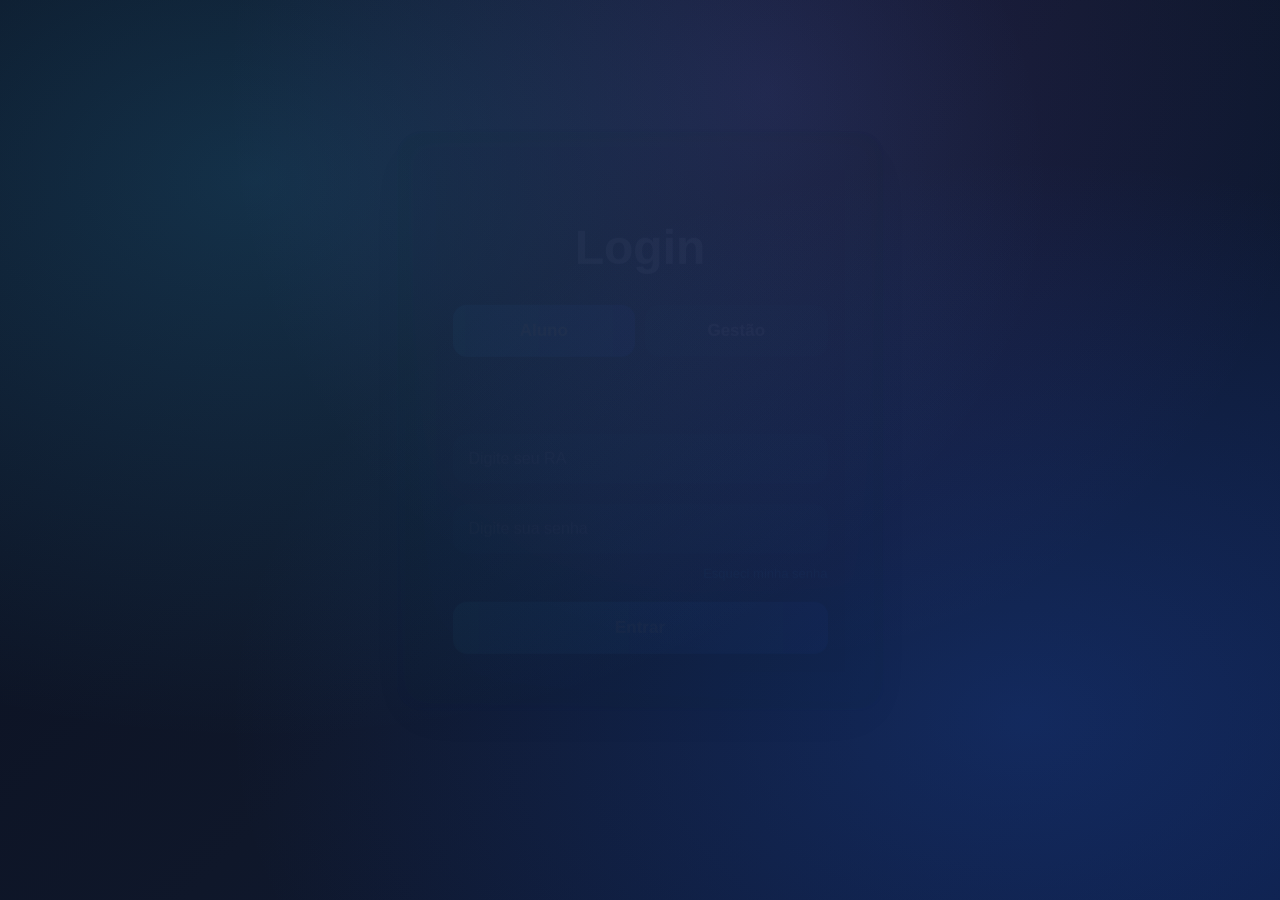
<file: html/gestao-turmas.html>
<!DOCTYPE html>
<html lang="pt-br">

<head>
    <meta charset="UTF-8">
    <meta name="viewport" content="width=device-width, initial-scale=1.0">
    <title>Turmas — Gestão</title>
    <link rel="preconnect" href="https://fonts.googleapis.com">
    <link href="https://fonts.googleapis.com/css2?family=Playfair+Display:ital,wght@0,400;0,700;1,400&family=Outfit:wght@300;400;500;600&display=swap" rel="stylesheet">
    <link rel="stylesheet" href="../css/gestao.css">
    <link rel="stylesheet" href="../css/tema.css">
    <script>
        // Aplica o tema salvo ANTES da página desenhar, pra não piscar
        if (localStorage.getItem('tema') === 'escuro') {
            document.documentElement.setAttribute('data-tema', 'escuro');
        }
    </script>
</head>

<body data-acesso="gestao" style="visibility:hidden">

    <!-- ========================
         HEADER
    ======================== -->
    <header>
        <div class="header-logo">
            <span class="logo-icon">🎓</span>
            <h1>Anuário Escolar <span class="gestao-badge">Gestão</span></h1>
        </div>

        <nav>
            <a href="gestao.html">Painel</a>
            <a href="gestao-turmas.html" class="ativo-nav">Turmas</a>
            <a href="gestao-fotos.html">Fotos</a>
            <a href="gestao.html#avisos">Avisos</a>
        </nav>

        <button class="btn-tema" id="btn-tema" onclick="alternarTema()" title="Alternar tema claro/escuro">🌙</button>
        <button class="btn-sair" onclick="sair()">
            Sair
        </button>
    </header>

    <main>

        <!-- ========================
             TURMAS
        ======================== -->
        <section class="secao" id="turmas">

            <div class="secao-header">
                <h2>Turmas</h2>
                <p>Gerencie e adicione turmas ao anuário</p>
            </div>

            <div class="turmas-botoes" id="turmas-botoes">
                <!-- Botões das turmas gerados via JS -->
            </div>

            <div class="turma-alunos-painel" id="turma-alunos-painel">
                <p class="turma-alunos-vazio">Selecione uma turma acima para ver os alunos.</p>
            </div>

            <!-- Botão adicionar turma -->
            <div style="text-align:center; margin-top: 28px;">
                <button class="btn-adicionar" onclick="abrirModalTurma()">
                    + Adicionar turma
                </button>
                <a href="cadastro.html" class="btn-adicionar" style="text-decoration:none; display:inline-block; margin-left:12px;">
                    + Cadastrar aluno
                </a>
            </div>

        </section>


    </main>

    <!-- ========================
         FOOTER
    ======================== -->
    <footer>
        <p>© 2026 · Anuário Escolar · Painel de Gestão · Acesso restrito</p>
    </footer>

    <!-- ========================
         MODAL — ADICIONAR TURMA
    ======================== -->
    <div class="modal-overlay" id="modal-turma">
        <div class="modal">
            <div class="modal-header">
                <h3>Adicionar Turma</h3>
                <button class="modal-fechar" onclick="fecharModal('modal-turma')">✕</button>
            </div>
            <div class="campo">
                <label>Código da turma</label>
                <input type="text" id="turma-codigo" placeholder="Ex: 3_ano_B">
            </div>
            <div class="campo">
                <label>Nome completo</label>
                <input type="text" id="turma-nome" placeholder="Ex: 5º Ano A">
            </div>
            <div class="campo">
                <label>Professor responsável</label>
                <input type="text" id="turma-prof" placeholder="Ex: Prof. João Silva">
            </div>
            <div class="campo">
                <label>Turno</label>
                <select id="turma-turno">
                    <option>Manhã</option>
                    <option>Tarde</option>
                </select>
            </div>
            <div class="campo">
                <label>Cor do cartão</label>
                <select id="turma-cor">
                    <option value="linear-gradient(135deg,#1d4ed8,#60a5fa)">Azul</option>
                    <option value="linear-gradient(135deg,#7c3aed,#a855f7)">Roxo</option>
                    <option value="linear-gradient(135deg,#059669,#34d399)">Verde</option>
                    <option value="linear-gradient(135deg,#dc2626,#f87171)">Vermelho</option>
                    <option value="linear-gradient(135deg,#d97706,#fbbf24)">Amarelo</option>
                    <option value="linear-gradient(135deg,#0891b2,#22d3ee)">Ciano</option>
                    <option value="linear-gradient(135deg,#db2777,#f472b6)">Rosa</option>
                </select>
            </div>
            <div class="modal-acoes">
                <button class="btn-cancelar" onclick="fecharModal('modal-turma')">Cancelar</button>
                <button class="btn-confirmar" onclick="adicionarTurma()">Adicionar</button>
            </div>
        </div>
    </div>


    <!-- ========================
         MODAL — EDITAR TURMA
    ======================== -->
    <div class="modal-overlay" id="modal-editar-turma">
        <div class="modal">
            <div class="modal-header">
                <h3>Editar Turma</h3>
                <button class="modal-fechar" onclick="fecharModal('modal-editar-turma')">✕</button>
            </div>
            <div class="campo">
                <label>Código da turma</label>
                <input type="text" id="turma-edit-codigo" disabled>
            </div>
            <p class="modal-aviso">O código não pode ser alterado, porque ele liga a turma aos alunos e às fotos.</p>
            <div class="campo">
                <label>Nome completo</label>
                <input type="text" id="turma-edit-nome" placeholder="Ex: 5º Ano A">
            </div>
            <div class="campo">
                <label>Professor responsável</label>
                <input type="text" id="turma-edit-prof" placeholder="Ex: Prof. João Silva">
            </div>
            <div class="campo">
                <label>Turno</label>
                <select id="turma-edit-turno">
                    <option>Manhã</option>
                    <option>Tarde</option>
                </select>
            </div>
            <div class="campo">
                <label>Cor do cartão</label>
                <select id="turma-edit-cor">
                    <option value="linear-gradient(135deg,#1d4ed8,#60a5fa)">Azul</option>
                    <option value="linear-gradient(135deg,#7c3aed,#a855f7)">Roxo</option>
                    <option value="linear-gradient(135deg,#059669,#34d399)">Verde</option>
                    <option value="linear-gradient(135deg,#dc2626,#f87171)">Vermelho</option>
                    <option value="linear-gradient(135deg,#d97706,#fbbf24)">Amarelo</option>
                    <option value="linear-gradient(135deg,#0891b2,#22d3ee)">Ciano</option>
                    <option value="linear-gradient(135deg,#db2777,#f472b6)">Rosa</option>
                </select>
            </div>
            <div class="modal-acoes">
                <button class="btn-cancelar" onclick="fecharModal('modal-editar-turma')">Cancelar</button>
                <button class="btn-confirmar" onclick="salvarTurma()">Salvar</button>
            </div>
        </div>
    </div>

    <!-- ========================
         MODAL — EDITAR ALUNO
    ======================== -->
    <div class="modal-overlay" id="modal-editar-aluno">
        <div class="modal">
            <div class="modal-header">
                <h3>Editar Aluno</h3>
                <button class="modal-fechar" onclick="fecharModal('modal-editar-aluno')">✕</button>
            </div>
            <div class="campo">
                <label>Nome</label>
                <input type="text" id="aluno-edit-nome" maxlength="50">
            </div>
            <p class="modal-aviso">O nome também é o usuário que o aluno digita para entrar.</p>
            <div class="campo">
                <label>RA</label>
                <input type="text" id="aluno-edit-ra" maxlength="50">
            </div>
            <div class="campo">
                <label>Turma</label>
                <select id="aluno-edit-turma"></select>
            </div>
            <div class="modal-acoes">
                <button class="btn-cancelar" onclick="fecharModal('modal-editar-aluno')">Cancelar</button>
                <button class="btn-confirmar" onclick="salvarAluno()">Salvar</button>
            </div>
        </div>
    </div>

    <!-- ========================
         MODAL — REDEFINIR SENHA DO ALUNO
    ======================== -->
    <div class="modal-overlay" id="modal-senha-aluno">
        <div class="modal modal-sm">
            <div class="modal-header">
                <h3>Redefinir senha</h3>
                <button class="modal-fechar" onclick="fecharModal('modal-senha-aluno')">✕</button>
            </div>
            <p class="modal-aviso" style="margin-top:0">Aluno: <strong id="senha-aluno-nome"></strong></p>
            <div class="campo">
                <label>Nova senha</label>
                <input type="password" id="senha-aluno-nova" placeholder="Mínimo de 4 caracteres" autocomplete="new-password">
            </div>
            <p class="modal-aviso" id="senha-aluno-aviso"></p>
            <div class="modal-acoes">
                <button class="btn-cancelar" onclick="fecharModal('modal-senha-aluno')">Cancelar</button>
                <button class="btn-confirmar" onclick="salvarSenhaAluno()">Salvar</button>
            </div>
        </div>
    </div>

    <!-- ========================
         MODAL — CONFIRMAR EXCLUSÃO
    ======================== -->
    <div class="modal-overlay" id="modal-excluir">
        <div class="modal modal-sm">
            <div class="modal-header">
                <h3>Confirmar exclusão</h3>
                <button class="modal-fechar" onclick="fecharModal('modal-excluir')">✕</button>
            </div>
            <p style="color:#64748b; font-size:14px; margin-bottom:24px;" id="excluir-msg">
                Tem certeza que deseja excluir este item?
            </p>
            <div class="modal-acoes">
                <button class="btn-cancelar" onclick="fecharModal('modal-excluir')">Cancelar</button>
                <button class="btn-excluir-confirm" id="btn-confirmar-exclusao">Excluir</button>
            </div>
        </div>
    </div>


    <script src="../javascript/tema.js"></script>
    <script src="../javascript/comum.js"></script>
    <script src="../javascript/gestao-turmas.js"></script>

</body>
</html>
</file>
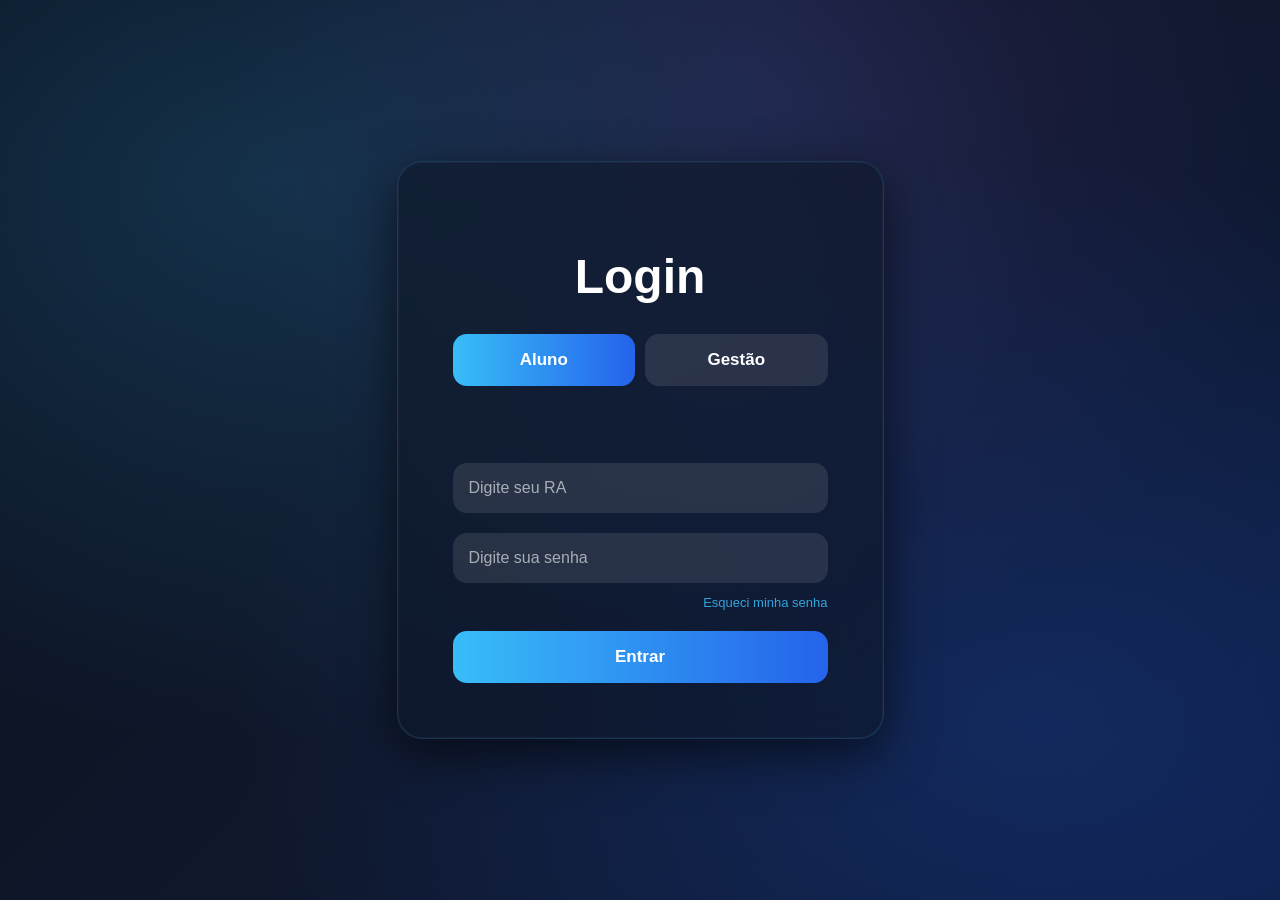
<file: html/gestao.html>
<!DOCTYPE html>
<html lang="pt-br">

<head>
    <meta charset="UTF-8">
    <meta name="viewport" content="width=device-width, initial-scale=1.0">
    <title>Gestão — Anuário Escolar 2026</title>
    <link rel="preconnect" href="https://fonts.googleapis.com">
    <link href="https://fonts.googleapis.com/css2?family=Playfair+Display:ital,wght@0,400;0,700;1,400&family=Outfit:wght@300;400;500;600&display=swap" rel="stylesheet">
    <link rel="stylesheet" href="../css/gestao.css">
    <link rel="stylesheet" href="../css/mensagens.css">
    <link rel="stylesheet" href="../css/tema.css">
    <script>
        // Aplica o tema salvo ANTES da página desenhar, pra não piscar
        if (localStorage.getItem('tema') === 'escuro') {
            document.documentElement.setAttribute('data-tema', 'escuro');
        }
    </script>
</head>

<body data-acesso="gestao" style="visibility:hidden">

    <!-- ========================
         HEADER
    ======================== -->
    <header>
        <div class="header-logo">
            <span class="logo-icon">🎓</span>
            <h1>Anuário Escolar <span class="gestao-badge">Gestão</span></h1>
        </div>

        <nav>
            <a href="gestao.html" class="ativo-nav">Painel</a>
            <a href="gestao-turmas.html">Turmas</a>
            <a href="gestao-fotos.html">Fotos</a>
            <a href="gestao.html#mensagens">Mensagens <span class="badge-nao-lidas" id="badge-nav"></span></a>
            <a href="gestao.html#avisos">Avisos</a>
        </nav>

        <button class="btn-tema" id="btn-tema" onclick="alternarTema()" title="Alternar tema claro/escuro">🌙</button>
        <button class="btn-sair" onclick="sair()">
            Sair
        </button>
    </header>

    <main>

        <!-- ========================
             BANNER / HERO
        ======================== -->
        <section class="banner" id="painel">
            <div class="banner-content">
                <div class="banner-badge">⚙ Painel Administrativo 2026 ⚙</div>
                <h2>Gerencie turmas, alunos<br>e comunicações da escola.</h2>
                <p>Área restrita — acesso somente para administradores autorizados.</p>
                <a href="gestao-turmas.html" class="banner-btn">Acessar gestão</a>
            </div>
        </section>

        <!-- ========================
             STATS
        ======================== -->
        <section class="stats" id="stats-bar">
            <div class="stat-item">
                <span class="stat-num" id="stat-turmas">0</span>
                <span class="stat-label">Turmas</span>
            </div>
            <div class="stat-div"></div>
            <div class="stat-item">
                <span class="stat-num" id="stat-professores">0</span>
                <span class="stat-label">Professores</span>
            </div>
            <div class="stat-div"></div>
            <div class="stat-item">
                <span class="stat-num" id="stat-alunos">0</span>
                <span class="stat-label">Alunos</span>
            </div>
            <div class="stat-div"></div>
            <div class="stat-item">
                <span class="stat-num" id="stat-fotos">0</span>
                <span class="stat-label">Fotos</span>
            </div>
        </section>

        <!-- ========================
             CAIXA DE ENTRADA
        ======================== -->
        <section class="secao" id="mensagens">

            <div class="secao-header">
                <h2>Caixa de entrada</h2>
                <p>Mensagens enviadas pelos alunos pela página inicial</p>
            </div>

            <div class="caixa-entrada">
                <div class="caixa-topo">
                    <div class="caixa-abas">
                        <button class="aba ativa" id="aba-recebidas" onclick="trocarAba('recebidas')">Recebidas <span class="badge-nao-lidas" id="badge-caixa"></span></button>
                        <button class="aba" id="aba-enviadas" onclick="trocarAba('enviadas')">Enviadas</button>
                    </div>
                </div>
                <div class="caixa-lista" id="caixa-lista">
                    <p class="msg-vazia">Carregando mensagens...</p>
                </div>
            </div>

        </section>

        <!-- ========================
             AVISOS / FORMULÁRIO
        ======================== -->
        <section class="secao" id="avisos">

            <div class="secao-header">
                <h2>Enviar mensagem</h2>
                <p>Fale com um aluno ou publique um aviso para todos</p>
            </div>

            <div class="contato-grid">

                <!-- Formulário -->
                <div class="card contato-form">
                    <h3>Nova mensagem</h3>
                    <p>Envie para um aluno ou para todos — ela aparece na caixa de entrada da home</p>

                    <div class="campo">
                        <label>Remetente</label>
                        <input type="text" id="av-remetente" placeholder="Faça login como gestão" readonly>
                    </div>
                    <div class="campo">
                        <label>Destinatário</label>
                        <select id="av-dest">
                            <option value="">Todos os alunos</option>
                        </select>
                    </div>
                    <div class="campo">
                        <label>Assunto</label>
                        <input type="text" id="av-assunto" placeholder="Título da mensagem" maxlength="150">
                    </div>
                    <div class="campo">
                        <label>Mensagem</label>
                        <textarea id="av-msg" placeholder="Escreva a mensagem..."></textarea>
                    </div>
                    <button class="btn-enviar" onclick="enviarAviso()">
                        Enviar mensagem →
                    </button>
                    <p id="msg-confirmacao" class="msg-status"></p>
                </div>

                <!-- Informações / últimos avisos -->
                <div class="contato-infos">

                    <div class="info-item">
                        <div class="info-icon" style="background:#eff6ff">📋</div>
                        <div>
                            <h4>Último comunicado</h4>
                            <p>Reunião de pais — 12/06/2026<br>Destinatário: Responsáveis</p>
                        </div>
                    </div>

                    <div class="info-item">
                        <div class="info-icon" style="background:#f0fdf4">📅</div>
                        <div>
                            <h4>Próximo evento</h4>
                            <p>Festa Junina · 20/06/2026<br>Ginásio — 14h às 18h</p>
                        </div>
                    </div>

                    <div class="info-item">
                        <div class="info-icon" style="background:#fefce8">📞</div>
                        <div>
                            <h4>Secretaria</h4>
                            <p>(11) 3000-0000<br>Seg a Sex · 7h às 18h</p>
                        </div>
                    </div>

                    <div class="info-item">
                        <div class="info-icon" style="background:#fdf4ff">✉️</div>
                        <div>
                            <h4>E-mail da gestão</h4>
                            <p>gestao@escola2026.edu.br</p>
                        </div>
                    </div>

                </div>

            </div>
        </section>

    </main>

    <!-- ========================
         FOOTER
    ======================== -->
    <footer>
        <p>© 2026 · Anuário Escolar · Painel de Gestão · Acesso restrito</p>
    </footer>

    <script src="../javascript/tema.js"></script>
    <script src="../javascript/comum.js"></script>
    <script src="../javascript/gestao.js"></script>

</body>
</html>
</file>
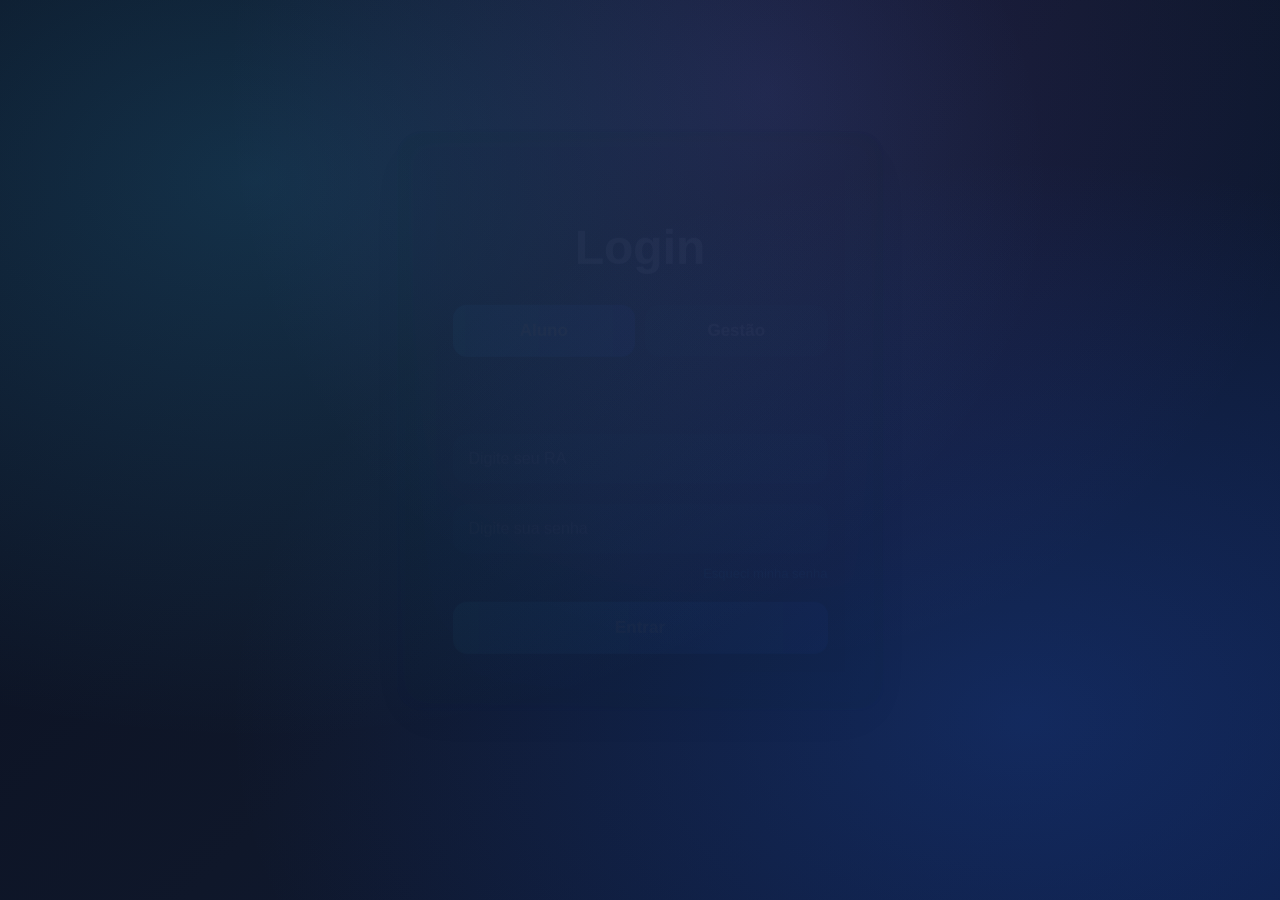
<file: html/home.html>
<!DOCTYPE html>
<html lang="pt-br">

<head>
    <meta charset="UTF-8">
    <meta name="viewport" content="width=device-width, initial-scale=1.0">
    <title>Anuário Escolar 2026</title>
    <link rel="preconnect" href="https://fonts.googleapis.com">
    <link href="https://fonts.googleapis.com/css2?family=Playfair+Display:ital,wght@0,400;0,700;1,400&family=Outfit:wght@300;400;500;600&display=swap" rel="stylesheet">
    <link rel="stylesheet" href="../css/home.css">
    <link rel="stylesheet" href="../css/mensagens.css">
    <link rel="stylesheet" href="../css/tema.css">
    <script>
        // Aplica o tema salvo ANTES da página desenhar, pra não piscar
        if (localStorage.getItem('tema') === 'escuro') {
            document.documentElement.setAttribute('data-tema', 'escuro');
        }
    </script>
</head>

<body data-acesso="aluno" style="visibility:hidden">

    <!-- ========================
         HEADER
    ======================== -->
    <header>

        <div class="header-logo">
            <span class="logo-icon">🎓</span>
            <h1>Anuário Escolar</h1>
        </div>

        <nav>
            <a href="home.html" class="ativo-nav">Início</a>
            <a href="turmas.html">Turmas</a>
            <a href="fotos.html">Fotos</a>
            <a href="home.html#mensagens">Mensagens <span class="badge-nao-lidas" id="badge-nav"></span></a>
            <a href="home.html#contato">Contato</a>
        </nav>

        <button class="btn-tema" id="btn-tema" onclick="alternarTema()" title="Alternar tema claro/escuro">🌙</button>
        <button class="btn-sair" onclick="sair()">
            Sair
        </button>

    </header>

    <main>

        <!-- ========================
             BANNER / HERO
        ======================== -->
        <section class="banner" id="inicio">

            <div class="banner-content">
                <div class="banner-badge">✦ Bem-vindo ao Anuário 2026 ✦</div>
                <h2>Recordações, fotos e<br>momentos especiais da turma.</h2>
                <p>Um espaço dedicado a preservar cada memória deste ano letivo.</p>
                <a href="turmas.html" class="banner-btn">Explorar o anuário</a>
            </div>

        </section>

        <!-- ========================
             STATS
        ======================== -->
        <section class="stats">
            <div class="stat-item">
                <span class="stat-num" id="stat-turmas">–</span>
                <span class="stat-label">Turmas</span>
            </div>
            <div class="stat-div"></div>
            <div class="stat-item">
                <span class="stat-num" id="stat-professores">–</span>
                <span class="stat-label">Professores</span>
            </div>
            <div class="stat-div"></div>
            <div class="stat-item">
                <span class="stat-num" id="stat-alunos">–</span>
                <span class="stat-label">Alunos</span>
            </div>
            <div class="stat-div"></div>
            <div class="stat-item">
                <span class="stat-num" id="stat-fotos">–</span>
                <span class="stat-label">Fotos</span>
            </div>
        </section>

        <!-- ========================
             CAIXA DE ENTRADA
        ======================== -->
        <section class="secao" id="mensagens">

            <div class="secao-header">
                <h2>Caixa de entrada</h2>
                <p>Mensagens e avisos enviados pela gestão da escola</p>
            </div>

            <div class="caixa-entrada">
                <div class="caixa-topo">
                    <div class="caixa-abas">
                        <button class="aba ativa" id="aba-recebidas" onclick="trocarAba('recebidas')">Recebidas <span class="badge-nao-lidas" id="badge-caixa"></span></button>
                        <button class="aba" id="aba-enviadas" onclick="trocarAba('enviadas')">Enviadas</button>
                    </div>
                </div>
                <div class="caixa-lista" id="caixa-lista">
                    <p class="msg-vazia">Carregando mensagens...</p>
                </div>
            </div>

        </section>

        <!-- ========================
             CONTATO
        ======================== -->
        <section class="secao secao-clara" id="contato">

            <div class="secao-header">
                <h2>Contato</h2>
                <p>Fale com a secretaria ou administração da escola</p>
            </div>

            <div class="contato-grid">

                <!-- Formulário -->
                <div class="card contato-form">
                    <h3>Enviar mensagem</h3>
                    <p>Sua mensagem chega direto na caixa de entrada da gestão</p>

                    <div class="campo">
                        <label>Seu nome</label>
                        <input type="text" id="ct-nome" placeholder="Faça login como aluno" readonly>
                    </div>
                    <div class="campo">
                        <label>Assunto</label>
                        <select id="ct-assunto">
                            <option value="">Selecione um assunto</option>
                            <option>Dúvida sobre o anuário</option>
                            <option>Informações sobre turmas</option>
                            <option>Solicitação de foto</option>
                            <option>Outros</option>
                        </select>
                    </div>
                    <div class="campo">
                        <label>Mensagem</label>
                        <textarea id="ct-texto" placeholder="Escreva sua mensagem..."></textarea>
                    </div>
                    <button class="btn-enviar" onclick="enviarMensagem()">
                        Enviar mensagem →
                    </button>
                    <p id="msg-confirmacao" class="msg-status"></p>
                </div>

                <!-- Informações -->
                <div class="contato-infos">

                    <div class="info-item">
                        <div class="info-icon" style="background:#eff6ff">📍</div>
                        <div>
                            <h4>Endereço</h4>
                            <p>Rua das Flores, 123 — Centro<br>São Paulo, SP · CEP 01000-000</p>
                        </div>
                    </div>

                    <div class="info-item">
                        <div class="info-icon" style="background:#f0fdf4">📞</div>
                        <div>
                            <h4>Telefone</h4>
                            <p>(11) 3000-0000<br>Seg a Sex · 7h às 16h</p>
                        </div>
                    </div>

                    <div class="info-item">
                        <div class="info-icon" style="background:#fefce8">✉️</div>
                        <div>
                            <h4>E-mail</h4>
                            <p>secretaria@escola2026.edu.br</p>
                        </div>
                    </div>

                    <div class="info-item">
                        <div class="info-icon" style="background:#fdf4ff">🕐</div>
                        <div>
                            <h4>Horário de funcionamento</h4>
                            <p>Segunda a Sexta: 7h – 16h</p>
                        </div>
                    </div>

                </div>

            </div>
        </section>

    </main>

    <!-- ========================
         FOOTER
    ======================== -->
    <footer>
        <p>© 2026 · Anuário Escolar · Todos os direitos reservados</p>
    </footer>

    <script src="../javascript/tema.js"></script>
    <script src="../javascript/comum.js"></script>
    <script src="../javascript/home.js"></script>

</body>
</html>
</file>
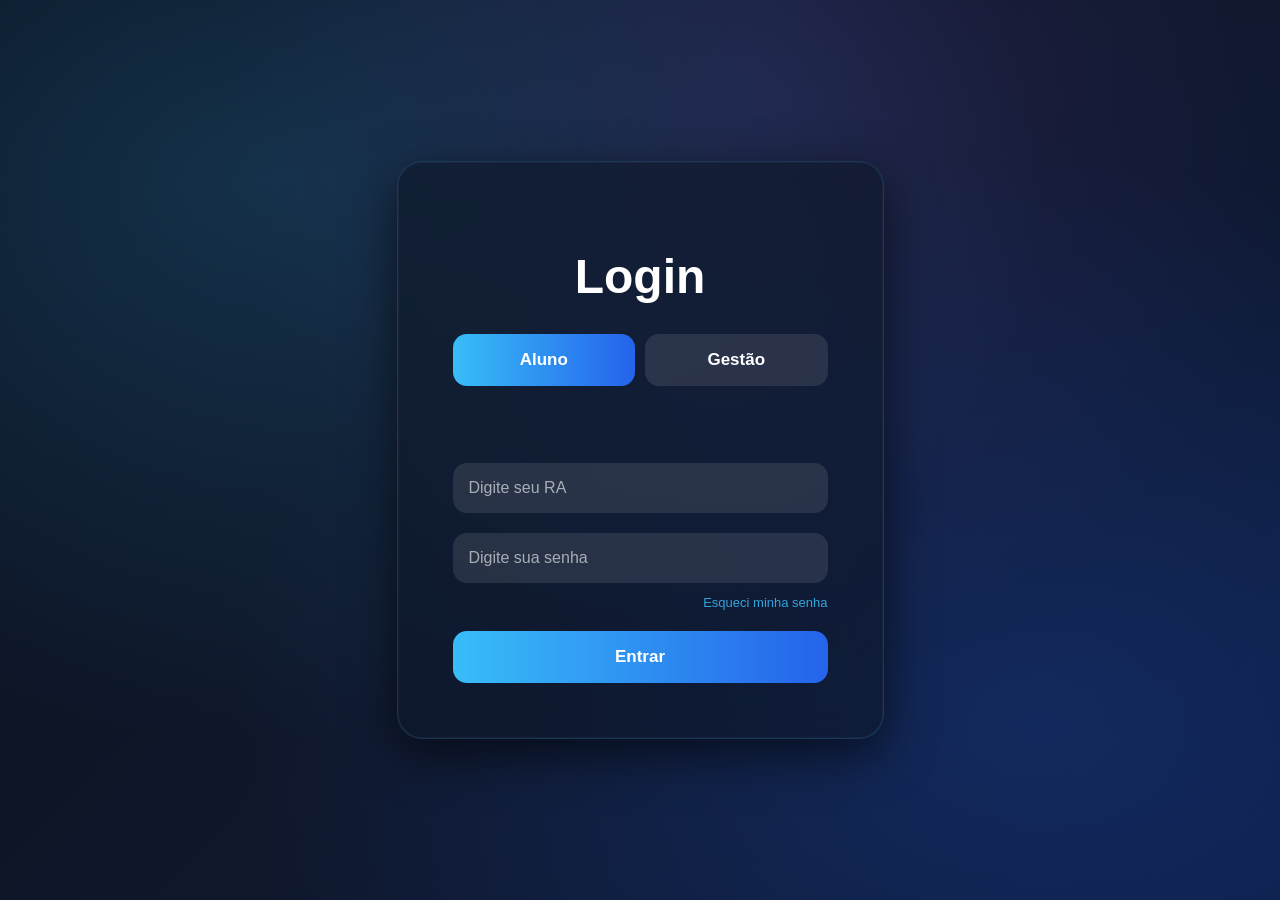
<file: html/login.html>
<!DOCTYPE html>
<html lang="pt-br">

<head>
    <meta charset="UTF-8">
    <title>Login</title>
    <link rel="stylesheet" href="../css/login.css">
</head>

<body>

    <div class="login-container">

        <h1>Login</h1>

        <!-- ESCOLHER TIPO -->
        <div class="tipo-login">

            <button class="tipo ativo" id="btnAluno">
                Aluno
            </button>

            <button class="tipo" id="btnAdmin">
                Gestão
            </button>

        </div>

        <h3 id="mensagem" style="color: red; text-shadow: 2px 2px 4px;"></h3>

        <input
            type="text"
            placeholder="Digite seu RA"
            inputmode="numeric"
            id="usuario"
            autocomplete="username"
        >

        <input
            type="password"
            placeholder="Digite sua senha"
            id="senha"
        >

        <!-- ESQUECI A SENHA -->
        <div class="esqueci-senha">
            <a href="#" onclick="abrirModalSenha(); return false;">Esqueci minha senha</a>
        </div>

        <button onclick="validarLogin()">
            Entrar
        </button>

        <!-- Cadastro de alunos agora é feito só pela gestão (cadastro.html) -->

    </div>

    <!-- MODAL ESQUECI SENHA -->
    <div class="modal-overlay" id="modalSenha">
        <div class="modal-box">
            <h2>🔑 Esqueceu a senha?</h2>
            <p>Por segurança, a senha é redefinida pela gestão da escola. Procure a gestão e peça uma nova senha: ela passa a valer na hora.</p>
            <button class="btn-fechar" onclick="fecharModalSenha()">Entendi</button>
        </div>
    </div>

    <script src="../javascript/login.js"></script>

    <script>
        function abrirModalSenha() {
            document.getElementById('modalSenha').classList.add('ativo');
        }

        function fecharModalSenha() {
            document.getElementById('modalSenha').classList.remove('ativo');
        }


        // Fechar modal clicando fora
        document.getElementById('modalSenha').addEventListener('click', function(e) {
            if (e.target === this) fecharModalSenha();
        });
    </script>

</body>

</html>
</file>
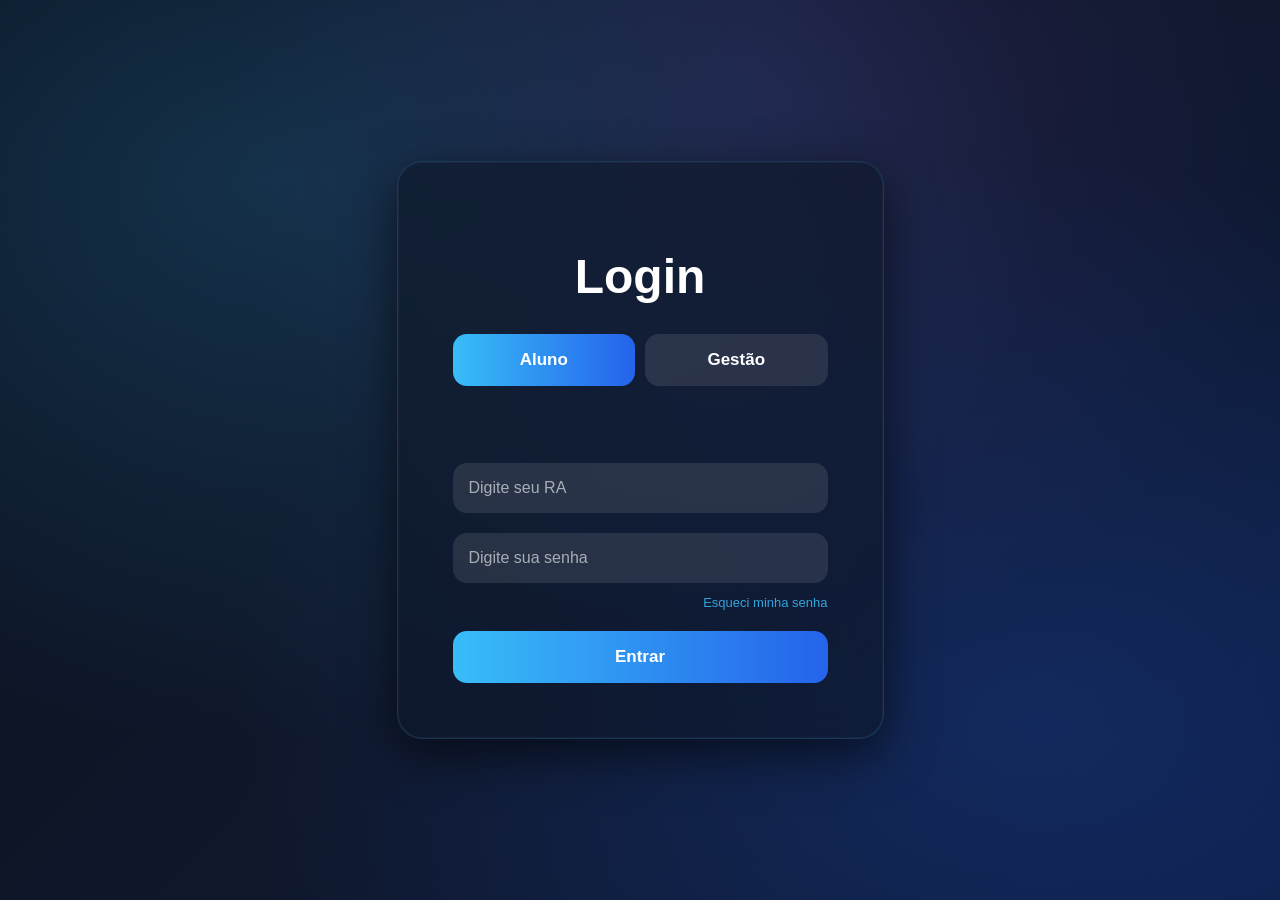
<file: html/turmas.html>
<!DOCTYPE html>
<html lang="pt-br">

<head>
    <meta charset="UTF-8">
    <meta name="viewport" content="width=device-width, initial-scale=1.0">
    <title>Turmas — Anuário Escolar 2026</title>
    <link rel="preconnect" href="https://fonts.googleapis.com">
    <link href="https://fonts.googleapis.com/css2?family=Playfair+Display:ital,wght@0,400;0,700;1,400&family=Outfit:wght@300;400;500;600&display=swap" rel="stylesheet">
    <link rel="stylesheet" href="../css/home.css">
    <link rel="stylesheet" href="../css/tema.css">
    <script>
        // Aplica o tema salvo ANTES da página desenhar, pra não piscar
        if (localStorage.getItem('tema') === 'escuro') {
            document.documentElement.setAttribute('data-tema', 'escuro');
        }
    </script>
</head>

<body data-acesso="aluno" style="visibility:hidden">

    <!-- ========================
         HEADER
    ======================== -->
    <header>

        <div class="header-logo">
            <span class="logo-icon">🎓</span>
            <h1>Anuário Escolar</h1>
        </div>

        <nav>
            <a href="home.html">Início</a>
            <a href="turmas.html" class="ativo-nav">Turmas</a>
            <a href="fotos.html">Fotos</a>
            <a href="home.html#contato">Contato</a>
        </nav>

        <button class="btn-tema" id="btn-tema" onclick="alternarTema()" title="Alternar tema claro/escuro">🌙</button>
        <button class="btn-sair" onclick="sair()">
            Sair
        </button>

    </header>

    <main>

        <!-- ========================
             TURMAS
        ======================== -->
        <section class="secao" id="turmas">

            <div class="secao-header">
                <h2>Turmas</h2>
                <p>Clique em uma turma para ver os alunos</p>
            </div>

            <div class="turmas-botoes" id="turmas-botoes">
                <p class="turma-alunos-vazio">Carregando turmas...</p>
            </div>

            <div class="turma-alunos-painel" id="turma-alunos-painel">
                <p class="turma-alunos-vazio">Selecione uma turma acima para ver os alunos.</p>
            </div>

        </section>


    </main>

    <!-- ========================
         FOOTER
    ======================== -->
    <footer>
        <p>© 2026 · Anuário Escolar · Todos os direitos reservados</p>
    </footer>


    <script src="../javascript/tema.js"></script>
    <script src="../javascript/comum.js"></script>
    <script src="../javascript/turmas.js"></script>

</body>
</html>
</file>
<file: style.css>
/* =========================
   RESET & BASE
========================= */

*, *::before, *::after {
    box-sizing: border-box;
    margin: 0;
    padding: 0;
}

body {
    background: rgb(12, 18, 60);
    font-family: 'DM Sans', sans-serif;
    color: rgb(226, 232, 240);
    min-height: 100vh;
    overflow-x: hidden;
    position: relative;
}

/* =========================
   FUNDO DECORATIVO
========================= */

.bg-orb {
    position: fixed;
    border-radius: 50%;
    pointer-events: none;
    z-index: 0;
    filter: blur(80px);
    opacity: 0.18;
}

.orb1 {
    width: 500px;
    height: 500px;
    background: rgb(59, 130, 246);
    top: -100px;
    left: -100px;
}

.orb2 {
    width: 350px;
    height: 350px;
    background: rgb(99, 102, 241);
    top: 200px;
    right: -80px;
}

/* =========================
   BOTÃO LOGIN
========================= */

.login {
    position: fixed;
    top: 22px;
    right: 24px;
    padding: 10px 24px;
    border: 1.5px solid rgba(255, 255, 255, 0.25);
    border-radius: 50px;
    background: rgba(255, 255, 255, 0.08);
    backdrop-filter: blur(12px);
    cursor: pointer;
    font-size: 14px;
    font-weight: 500;
    font-family: 'DM Sans', sans-serif;
    color: white;
    letter-spacing: 0.3px;
    transition: all 0.25s ease;
    z-index: 100;
    text-decoration: none;
}

.login:hover {
    background: rgba(255, 255, 255, 0.18);
    border-color: rgba(255, 255, 255, 0.5);
    transform: translateY(-1px);
}

a {
    text-decoration: none;
}

/* =========================
   TOPO
========================= */

.topo {
    position: relative;
    z-index: 1;
    display: flex;
    flex-direction: column;
    align-items: center;
    padding-top: 100px;
    padding-bottom: 20px;
    text-align: center;
}

.badge {
    display: inline-block;
    background: rgba(99, 130, 246, 0.2);
    border: 1px solid rgba(99, 130, 246, 0.4);
    color: rgb(147, 197, 253);
    font-size: 12px;
    font-weight: 500;
    letter-spacing: 2px;
    padding: 5px 16px;
    border-radius: 50px;
    margin-bottom: 24px;
    text-transform: uppercase;
}

h1 {
    font-family: 'Playfair Display', Georgia, serif;
    font-size: clamp(42px, 7vw, 72px);
    font-weight: 700;
    color: rgb(248, 250, 252);
    line-height: 1.1;
    margin-bottom: 18px;
    letter-spacing: -1px;
}

h1 em {
    font-style: italic;
    color: rgb(147, 197, 253);
}

.topo > p {
    color: rgb(148, 163, 184);
    font-size: 16px;
    font-weight: 300;
    letter-spacing: 0.3px;
}

.divider {
    width: 48px;
    height: 2px;
    background: linear-gradient(to right, transparent, rgb(99, 130, 246), transparent);
    margin-top: 36px;
    border-radius: 2px;
}

/* =========================
   RETÂNGULO PRINCIPAL
========================= */

.retangulo {
    position: relative;
    z-index: 1;
    width: min(860px, 90%);
    background: rgb(248, 250, 252);
    border-radius: 28px;
    margin: 36px auto;
    padding: 44px 48px;
    box-shadow:
        0 0 0 1px rgba(255,255,255,0.06),
        0 20px 60px rgba(0, 0, 30, 0.5);
}

.card-header {
    display: flex;
    align-items: center;
    gap: 10px;
    margin-bottom: 20px;
}


.card-label {
    font-size: 12px;
    font-weight: 500;
    letter-spacing: 1.5px;
    text-transform: uppercase;
    color: rgb(100, 116, 139);
}

.retangulo h2 {
    font-family: 'Playfair Display', Georgia, serif;
    font-size: 34px;
    font-weight: 700;
    color: rgb(15, 23, 42);
    margin-bottom: 12px;
    letter-spacing: -0.5px;
}

.retangulo p {
    color: rgb(71, 85, 105);
    font-size: 16px;
    line-height: 1.6;
    font-weight: 300;
}

.retangulo-sub {
    margin-top: 18px;
    font-size: 14px;
    color: rgb(100, 116, 139);
    font-style: italic;
}


/* =========================
   RETÂNGULO DE BAIXO
========================= */

.retangulo2 {
    position: relative;
    z-index: 1;
    width: 100%;
    background: rgb(20, 29, 80);
    border-top: 1px solid rgba(255, 255, 255, 0.07);
    margin-top: 20px;
    padding: 60px 10% 36px;
    border-top-left-radius: 40px;
    border-top-right-radius: 40px;
}

.retangulo2-inner {
    display: flex;
    align-items: center;
    justify-content: space-between;
    gap: 40px;
    margin-bottom: 48px;
}

.sobre-text {
    flex: 1;
}

.retangulo2 h2 {
    font-family: 'Playfair Display', Georgia, serif;
    font-size: 38px;
    font-weight: 700;
    color: white;
    margin-bottom: 16px;
    letter-spacing: -0.5px;
}

.retangulo2 p {
    color: rgb(148, 163, 184);
    font-size: 17px;
    line-height: 1.7;
    font-weight: 300;
    max-width: 520px;
}

.btn-cta {
    display: inline-block;
    margin-top: 28px;
    padding: 13px 30px;
    background: rgb(37, 99, 235);
    color: white;
    font-family: 'DM Sans', sans-serif;
    font-size: 15px;
    font-weight: 500;
    border-radius: 50px;
    transition: all 0.25s ease;
    letter-spacing: 0.2px;
}

.btn-cta:hover {
    background: rgb(29, 78, 216);
    transform: translateY(-2px);
    box-shadow: 0 8px 24px rgba(37, 99, 235, 0.4);
}

.sobre-deco {
    flex-shrink: 0;
    position: relative;
    width: 180px;
    height: 180px;
    display: flex;
    align-items: center;
    justify-content: center;
}

.footer-copy {
    color: rgb(71, 85, 105);
    font-size: 13px;
    text-align: center;
    margin-top: 0;
    max-width: 100%;
    padding-top: 24px;
    border-top: 1px solid rgba(255, 255, 255, 0.05);
}

/* =========================
   RESPONSIVO
========================= */

@media (max-width: 680px) {
    .retangulo {
        padding: 32px 24px;
    }

    .retangulo2-inner {
        flex-direction: column;
        text-align: center;
    }

    .sobre-deco {
        display: none;
    }

    .retangulo2 p {
        max-width: 100%;
    }

    .topo {
        padding-top: 80px;
    }
}
</file>
<file: css/style.css>
/*================
   RESET & BASE
========================= */

*, *::before, *::after {
    box-sizing: border-box;
    margin: 0;
    padding: 0;
}

body {
    background: rgb(12, 18, 60);
    font-family: 'DM Sans', sans-serif;
    color: rgb(226, 232, 240);
    min-height: 100vh;
    overflow-x: hidden;
    position: relative;
}

/* =========================
   FUNDO DECORATIVO
========================= */

.bg-orb {
    position: fixed;
    border-radius: 50%;
    pointer-events: none;
    z-index: 0;
    filter: blur(80px);
    opacity: 0.18;
}

.orb1 {
    width: 500px;
    height: 500px;
    background: rgb(59, 130, 246);
    top: -100px;
    left: -100px;
}

.orb2 {
    width: 350px;
    height: 350px;
    background: rgb(99, 102, 241);
    top: 200px;
    right: -80px;
}

/* =========================
   BOTÃO LOGIN
========================= */

.login {
    position: fixed;
    top: 22px;
    right: 24px;
    padding: 10px 24px;
    border: 1.5px solid rgba(255, 255, 255, 0.25);
    border-radius: 50px;
    background: rgba(255, 255, 255, 0.08);
    backdrop-filter: blur(12px);
    cursor: pointer;
    font-size: 14px;
    font-weight: 500;
    font-family: 'DM Sans', sans-serif;
    color: white;
    letter-spacing: 0.3px;
    transition: all 0.25s ease;
    z-index: 100;
    text-decoration: none;
}

.login:hover {
    background: rgba(255, 255, 255, 0.18);
    border-color: rgba(255, 255, 255, 0.5);
    transform: translateY(-1px);
}

a {
    text-decoration: none;
}

/* =========================
   TOPO
========================= */

.topo {
    position: relative;
    z-index: 1;
    display: flex;
    flex-direction: column;
    align-items: center;
    padding-top: 100px;
    padding-bottom: 20px;
    text-align: center;
}

.badge {
    display: inline-block;
    background: rgba(99, 130, 246, 0.2);
    border: 1px solid rgba(99, 130, 246, 0.4);
    color: rgb(147, 197, 253);
    font-size: 12px;
    font-weight: 500;
    letter-spacing: 2px;
    padding: 5px 16px;
    border-radius: 50px;
    margin-bottom: 24px;
    text-transform: uppercase;
}

h1 {
    font-family: 'Playfair Display', Georgia, serif;
    font-size: clamp(42px, 7vw, 72px);
    font-weight: 700;
    color: rgb(248, 250, 252);
    line-height: 1.1;
    margin-bottom: 18px;
    letter-spacing: -1px;
}

h1 em {
    font-style: italic;
    color: rgb(147, 197, 253);
}

.topo > p {
    color: rgb(148, 163, 184);
    font-size: 16px;
    font-weight: 300;
    letter-spacing: 0.3px;
}

.divider {
    width: 48px;
    height: 2px;
    background: linear-gradient(to right, transparent, rgb(99, 130, 246), transparent);
    margin-top: 36px;
    border-radius: 2px;
}

/* =========================
   RETÂNGULO PRINCIPAL
========================= */

.retangulo {
    position: relative;
    z-index: 1;
    width: min(860px, 90%);
    background: rgb(248, 250, 252);
    border-radius: 28px;
    margin: 36px auto;
    padding: 44px 48px;
    box-shadow:
        0 0 0 1px rgba(255,255,255,0.06),
        0 20px 60px rgba(0, 0, 30, 0.5);
}

.card-header {
    display: flex;
    align-items: center;
    gap: 10px;
    margin-bottom: 20px;
}


.card-label {
    font-size: 12px;
    font-weight: 500;
    letter-spacing: 1.5px;
    text-transform: uppercase;
    color: rgb(100, 116, 139);
}

.retangulo h2 {
    font-family: 'Playfair Display', Georgia, serif;
    font-size: 34px;
    font-weight: 700;
    color: rgb(15, 23, 42);
    margin-bottom: 12px;
    letter-spacing: -0.5px;
}

.retangulo p {
    color: rgb(71, 85, 105);
    font-size: 16px;
    line-height: 1.6;
    font-weight: 300;
}

.retangulo-sub {
    margin-top: 18px;
    font-size: 14px;
    color: rgb(100, 116, 139);
    font-style: italic;
}


/* =========================
   RETÂNGULO DE BAIXO
========================= */

.retangulo2 {
    position: relative;
    z-index: 1;
    width: 100%;
    background: rgb(20, 29, 80);
    border-top: 1px solid rgba(255, 255, 255, 0.07);
    margin-top: 20px;
    padding: 60px 10% 36px;
    border-top-left-radius: 40px;
    border-top-right-radius: 40px;
}

.retangulo2-inner {
    display: flex;
    align-items: center;
    justify-content: space-between;
    gap: 40px;
    margin-bottom: 48px;
}

.sobre-text {
    flex: 1;
}

.retangulo2 h2 {
    font-family: 'Playfair Display', Georgia, serif;
    font-size: 38px;
    font-weight: 700;
    color: white;
    margin-bottom: 16px;
    letter-spacing: -0.5px;
}

.retangulo2 p {
    color: rgb(148, 163, 184);
    font-size: 17px;
    line-height: 1.7;
    font-weight: 300;
    max-width: 520px;
}

.btn-cta {
    display: inline-block;
    margin-top: 28px;
    padding: 13px 30px;
    background: rgb(37, 99, 235);
    color: white;
    font-family: 'DM Sans', sans-serif;
    font-size: 15px;
    font-weight: 500;
    border-radius: 50px;
    transition: all 0.25s ease;
    letter-spacing: 0.2px;
}

.btn-cta:hover {
    background: rgb(29, 78, 216);
    transform: translateY(-2px);
    box-shadow: 0 8px 24px rgba(37, 99, 235, 0.4);
}

.sobre-deco {
    flex-shrink: 0;
    position: relative;
    width: 180px;
    height: 180px;
    display: flex;
    align-items: center;
    justify-content: center;
}

.footer-copy {
    color: rgb(71, 85, 105);
    font-size: 13px;
    text-align: center;
    margin-top: 0;
    max-width: 100%;
    padding-top: 24px;
    border-top: 1px solid rgba(255, 255, 255, 0.05);
}

/* =========================
   RESPONSIVO
========================= */

@media (max-width: 680px) {
    .retangulo {
        padding: 32px 24px;
    }

    .retangulo2-inner {
        flex-direction: column;
        text-align: center;
    }

    .sobre-deco {
        display: none;
    }

    .retangulo2 p {
        max-width: 100%;
    }

    .topo {
        padding-top: 80px;
    }
}
</file>
<file: css/gestao.css>
/* =========================
   RESET & BASE
========================= */
* {
    margin: 0;
    padding: 0;
    box-sizing: border-box;
}

body {
    font-family: 'Outfit', Arial, sans-serif;
    background-color: #f1f5fb;
    color: #1e293b;
    scroll-behavior: smooth;
}

/* =========================
   HEADER
========================= */
header {
    background: linear-gradient(135deg, #06091a, #0f1a4a);
    color: white;
    padding: 0 32px;
    height: 64px;
    display: flex;
    justify-content: space-between;
    align-items: center;
    position: sticky;
    top: 0;
    z-index: 100;
    box-shadow: 0 2px 20px rgba(0,0,0,0.3);
}

.header-logo {
    display: flex;
    align-items: center;
    gap: 10px;
}

.logo-icon { font-size: 22px; }

header h1 {
    font-family: 'Playfair Display', serif;
    font-size: 20px;
    font-weight: 400;
    color: #f0cc72;
    letter-spacing: 0.03em;
    display: flex;
    align-items: center;
    gap: 10px;
}

.gestao-badge {
    font-family: 'Outfit', Arial, sans-serif;
    font-size: 10px;
    font-weight: 600;
    letter-spacing: 0.12em;
    text-transform: uppercase;
    background: rgba(240,204,114,0.15);
    border: 1px solid rgba(240,204,114,0.35);
    color: #f0cc72;
    padding: 3px 10px;
    border-radius: 100px;
}

nav {
    display: flex;
    gap: 6px;
}

nav a {
    color: rgba(255,255,255,0.7);
    text-decoration: none;
    font-weight: 400;
    font-size: 14px;
    padding: 8px 14px;
    border-radius: 8px;
    transition: all 0.2s;
}

nav a:hover,
nav a.ativo-nav {
    color: #f0cc72;
    background: rgba(255,255,255,0.07);
}

.btn-sair {
    padding: 8px 20px;
    border: 1px solid rgba(240,204,114,0.4);
    border-radius: 100px;
    color: #f0cc72;
    font-size: 13px;
    font-weight: 500;
    background: rgba(240,204,114,0.06);
    cursor: pointer;
    transition: all 0.2s;
    font-family: 'Outfit', Arial, sans-serif;
}

.btn-sair:hover {
    background: rgba(240,204,114,0.15);
    border-color: #f0cc72;
}

/* =========================
   BANNER
========================= */
.banner {
    background: linear-gradient(160deg, #06091a 0%, #0f1a4a 50%, #0d1a5e 100%);
    padding: 90px 40px;
    text-align: center;
    position: relative;
    overflow: hidden;
}

.banner::before {
    content: '';
    position: absolute;
    inset: 0;
    background-image:
        linear-gradient(rgba(212,168,67,0.04) 1px, transparent 1px),
        linear-gradient(90deg, rgba(212,168,67,0.04) 1px, transparent 1px);
    background-size: 50px 50px;
    pointer-events: none;
}

.banner::after {
    content: '';
    position: absolute;
    top: -30%;
    left: 50%;
    transform: translateX(-50%);
    width: 500px;
    height: 500px;
    background: radial-gradient(circle, rgba(212,168,67,0.08) 0%, transparent 70%);
    pointer-events: none;
}

.banner-content {
    position: relative;
    z-index: 1;
    display: flex;
    flex-direction: column;
    align-items: center;
    gap: 0;
}

.banner-badge {
    display: inline-block;
    font-size: 11px;
    letter-spacing: 0.18em;
    color: #d4a843;
    border: 1px solid rgba(212,168,67,0.3);
    border-radius: 100px;
    padding: 6px 20px;
    margin-bottom: 28px;
    animation: rise 0.7s ease 0.1s both;
}

.banner h2 {
    font-family: 'Playfair Display', serif;
    font-size: clamp(36px, 5vw, 64px);
    font-weight: 400;
    color: #fff;
    line-height: 1.1;
    margin-bottom: 16px;
    animation: rise 0.8s ease 0.3s both;
}

.banner p {
    font-size: 16px;
    color: #94a3b8;
    font-weight: 300;
    margin-bottom: 36px;
    animation: rise 0.8s ease 0.5s both;
}

.banner-btn {
    display: inline-block;
    padding: 14px 36px;
    background: #d4a843;
    color: #06091a;
    border-radius: 100px;
    font-size: 15px;
    font-weight: 600;
    text-decoration: none;
    transition: all 0.25s;
    animation: rise 0.8s ease 0.7s both;
}

.banner-btn:hover {
    background: #f0cc72;
    transform: translateY(-2px);
    box-shadow: 0 12px 28px rgba(212,168,67,0.3);
}

/* =========================
   STATS
========================= */
.stats {
    display: flex;
    align-items: center;
    justify-content: center;
    gap: 0;
    background: #fff;
    border-bottom: 1px solid #e8edf5;
    padding: 28px 40px;
    flex-wrap: wrap;
}

.stat-item {
    display: flex;
    flex-direction: column;
    align-items: center;
    padding: 0 40px;
    gap: 4px;
}

.stat-num {
    font-size: 32px;
    font-weight: 700;
    color: #06091a;
    line-height: 1;
    transition: all 0.3s;
}

.stat-label {
    font-size: 12px;
    color: #94a3b8;
    text-transform: uppercase;
    letter-spacing: 0.08em;
}

.stat-div {
    width: 1px;
    height: 40px;
    background: #e2e8f0;
}

/* =========================
   SEÇÕES
========================= */
.secao {
    padding: 60px 40px;
}

.secao-clara {
    background: #fff;
}

.secao-header {
    text-align: center;
    margin-bottom: 40px;
}

.secao-header h2 {
    font-family: 'Playfair Display', serif;
    font-size: 32px;
    font-weight: 400;
    color: #1e293b;
    margin-bottom: 6px;
}

.secao-header p {
    font-size: 14px;
    color: #94a3b8;
}

/* =========================
   CARDS
========================= */
.cards {
    display: flex;
    gap: 20px;
    padding: 0;
    justify-content: center;
    flex-wrap: wrap;
}

.card {
    background-color: white;
    border-radius: 18px;
    box-shadow: 0 4px 16px rgba(0,0,0,0.07);
    border: 1px solid #e8edf5;
    transition: all 0.3s;
    overflow: hidden;
}

.card:hover {
    transform: translateY(-5px);
    box-shadow: 0 12px 30px rgba(0,0,0,0.12);
}

/* Cards de turma */
.card-turma {
    width: 250px;
    padding: 0;
}

.card-topo {
    height: 72px;
    display: flex;
    align-items: center;
    justify-content: space-between;
    padding: 0 18px;
    position: relative;
}

.card-num {
    font-family: 'Playfair Display', serif;
    font-size: 38px;
    font-weight: 700;
    color: rgba(255,255,255,0.2);
    line-height: 1;
    user-select: none;
}

.card-tag {
    font-size: 10px;
    font-weight: 600;
    letter-spacing: 0.1em;
    text-transform: uppercase;
    color: rgba(255,255,255,0.85);
    background: rgba(0,0,0,0.18);
    padding: 3px 10px;
    border-radius: 100px;
}

.card-corpo {
    padding: 16px 18px 20px;
}

.card-corpo h3 {
    font-size: 14px;
    font-weight: 600;
    color: #1e293b;
    margin-bottom: 4px;
}

.card-corpo p {
    font-size: 12px;
    color: #94a3b8;
    margin-bottom: 14px;
}

.card-acoes {
    display: flex;
    justify-content: flex-end;
    padding: 0 18px 14px;
    gap: 6px;
}

.btn-excluir-card {
    font-size: 11px;
    font-weight: 500;
    color: #ef4444;
    background: #fef2f2;
    border: 1px solid #fecaca;
    border-radius: 8px;
    padding: 5px 12px;
    cursor: pointer;
    font-family: 'Outfit', Arial, sans-serif;
    transition: all 0.2s;
}

.btn-excluir-card:hover {
    background: #ef4444;
    color: #fff;
    border-color: #ef4444;
}

/* Avatares empilhados */
.aluno-avatares {
    display: flex;
    align-items: center;
}

.av {
    width: 26px;
    height: 26px;
    border-radius: 50%;
    border: 2px solid #fff;
    margin-left: -7px;
    font-size: 10px;
    font-weight: 700;
    display: flex;
    align-items: center;
    justify-content: center;
    color: #fff;
}

.av:first-child { margin-left: 0; }

.av-mais {
    font-size: 11px;
    color: #64748b;
    margin-left: 8px;
}

/* =========================
   BOTÕES ADICIONAR
========================= */
.turmas-botoes {
    display: flex;
    flex-wrap: wrap;
    gap: 12px;
    justify-content: center;
    margin-bottom: 24px;
}

.btn-turma-dyn {
    padding: 10px 22px;
    border-radius: 100px;
    border: none;
    background: #06091a;
    color: #fff;
    font-family: 'Outfit', Arial, sans-serif;
    font-weight: 600;
    font-size: 14px;
    cursor: pointer;
    opacity: 0.6;
    transition: all 0.2s;
}

.btn-turma-dyn:hover {
    opacity: 0.85;
}

.btn-turma-dyn.ativo {
    opacity: 1;
    transform: translateY(-2px);
    box-shadow: 0 8px 20px rgba(6,9,26,0.25);
}

.turma-alunos-painel {
    max-width: 720px;
    margin: 0 auto;
    background: #f8fafc;
    border: 1px solid #e2e8f0;
    border-radius: 16px;
    padding: 24px;
    min-height: 90px;
}

.turma-alunos-vazio {
    text-align: center;
    color: #94a3b8;
    margin: 0;
}

.turma-painel-topo {
    display: flex;
    align-items: center;
    justify-content: space-between;
    gap: 12px;
    margin-bottom: 12px;
}

.turma-painel-topo h3 {
    margin: 0;
}

.turma-aluno-item {
    display: flex;
    align-items: center;
    gap: 12px;
    padding: 10px 0;
    border-bottom: 1px solid #e2e8f0;
    font-weight: 500;
}

.turma-aluno-item:last-child {
    border-bottom: none;
}

/* Bloco com nome em cima e RA embaixo (só existe na página de gestão) */
.turma-aluno-info {
    display: flex;
    flex-direction: column;
    line-height: 1.3;
}

.turma-aluno-ra {
    font-size: 12px;
    font-weight: 400;
    color: #64748b;
}

.btn-adicionar {
    padding: 12px 32px;
    background: #06091a;
    color: #f0cc72;
    border: none;
    border-radius: 100px;
    font-size: 14px;
    font-weight: 600;
    font-family: 'Outfit', Arial, sans-serif;
    cursor: pointer;
    transition: all 0.2s;
}

.btn-adicionar:hover {
    background: #0f1a4a;
    transform: translateY(-2px);
    box-shadow: 0 8px 20px rgba(6,9,26,0.25);
}

.btn-adicionar-sm {
    padding: 7px 16px;
    background: #06091a;
    color: #f0cc72;
    border: none;
    border-radius: 8px;
    font-size: 12px;
    font-weight: 600;
    font-family: 'Outfit', Arial, sans-serif;
    cursor: pointer;
    transition: all 0.2s;
    white-space: nowrap;
}

.btn-adicionar-sm:hover {
    background: #0f1a4a;
}

/* =========================
   TABELA DE ALUNOS
========================= */
.tabela-wrap {
    background: #fff;
    border: 1px solid #e8edf5;
    border-radius: 18px;
    overflow: hidden;
    max-width: 960px;
    margin: 0 auto;
}

.tabela-topo {
    display: flex;
    align-items: center;
    justify-content: space-between;
    padding: 18px 24px;
    border-bottom: 1px solid #f1f5f9;
    font-weight: 600;
    font-size: 15px;
    color: #1e293b;
    flex-wrap: wrap;
    gap: 10px;
}

.filtros {
    display: flex;
    gap: 8px;
}

.filtro {
    padding: 6px 14px;
    border-radius: 8px;
    font-size: 12px;
    font-weight: 500;
    color: #64748b;
    background: #f8fafc;
    border: 1px solid #e2e8f0;
    cursor: pointer;
    transition: all 0.2s;
    font-family: 'Outfit', Arial, sans-serif;
}

.filtro.ativo,
.filtro:hover {
    background: #06091a;
    color: #f0cc72;
    border-color: #06091a;
}

table {
    width: 100%;
    border-collapse: collapse;
}

thead th {
    padding: 12px 24px;
    font-size: 11px;
    font-weight: 600;
    letter-spacing: 0.08em;
    text-transform: uppercase;
    color: #94a3b8;
    text-align: left;
    background: #f8fafc;
    border-bottom: 1px solid #f1f5f9;
}

tbody tr {
    border-bottom: 1px solid #f8fafc;
    transition: background 0.15s;
}

tbody tr:hover { background: #f8fafc; }
tbody tr:last-child { border-bottom: none; }

tbody td {
    padding: 13px 24px;
    font-size: 13px;
    color: #334155;
}

.aluno-nome-cell {
    display: flex;
    align-items: center;
    gap: 10px;
    font-weight: 500;
}

.an-av {
    width: 30px;
    height: 30px;
    border-radius: 50%;
    display: flex;
    align-items: center;
    justify-content: center;
    font-size: 11px;
    font-weight: 700;
    color: #fff;
    flex-shrink: 0;
}

.badge {
    display: inline-block;
    padding: 3px 10px;
    border-radius: 100px;
    font-size: 11px;
    font-weight: 500;
}

.badge.ativo    { background: #dcfce7; color: #166534; }
.badge.destaque { background: #fef9c3; color: #713f12; }

/* Botão excluir linha */
.btn-linha-excluir {
    font-size: 11px;
    padding: 4px 10px;
    border-radius: 6px;
    border: 1px solid #fecaca;
    background: #fef2f2;
    color: #ef4444;
    cursor: pointer;
    font-family: 'Outfit', Arial, sans-serif;
    transition: all 0.2s;
}

.btn-linha-excluir:hover {
    background: #ef4444;
    color: #fff;
    border-color: #ef4444;
}

/* =========================
   FORMULÁRIO / AVISOS
========================= */
.contato-grid {
    display: flex;
    gap: 24px;
    max-width: 900px;
    margin: 0 auto;
    flex-wrap: wrap;
    justify-content: center;
}

.contato-form {
    flex: 1;
    min-width: 280px;
    max-width: 440px;
    padding: 32px;
    display: flex;
    flex-direction: column;
    gap: 0;
}

.contato-form h3 {
    font-family: 'Playfair Display', serif;
    font-size: 20px;
    font-weight: 400;
    color: #1e293b;
    margin-bottom: 4px;
}

.contato-form > p {
    font-size: 13px;
    color: #94a3b8;
    margin-bottom: 22px;
}

.campo {
    margin-bottom: 16px;
}

.campo label {
    display: block;
    font-size: 12px;
    color: #64748b;
    font-weight: 500;
    margin-bottom: 6px;
}

.campo input,
.campo textarea,
.campo select {
    width: 100%;
    padding: 11px 14px;
    background: #f8fafc;
    border: 1px solid #e2e8f0;
    border-radius: 10px;
    font-size: 13px;
    font-family: 'Outfit', Arial, sans-serif;
    color: #1e293b;
    outline: none;
    transition: border-color 0.2s;
}

.campo input:focus,
.campo textarea:focus,
.campo select:focus {
    border-color: #d4a843;
}

.campo textarea {
    resize: vertical;
    min-height: 100px;
}

.btn-enviar {
    width: 100%;
    padding: 13px;
    background: #06091a;
    color: #f0cc72;
    border-radius: 10px;
    font-size: 14px;
    font-weight: 600;
    font-family: 'Outfit', Arial, sans-serif;
    cursor: pointer;
    border: none;
    margin-top: 4px;
    transition: all 0.2s;
}

.btn-enviar:hover {
    background: #0f1a4a;
    transform: translateY(-1px);
}

.contato-infos {
    flex: 1;
    min-width: 260px;
    max-width: 380px;
    display: flex;
    flex-direction: column;
    gap: 16px;
    justify-content: center;
}

.info-item {
    display: flex;
    align-items: flex-start;
    gap: 14px;
    padding: 18px;
    background: #f8fafc;
    border-radius: 14px;
    border: 1px solid #e8edf5;
}

.info-icon {
    width: 42px;
    height: 42px;
    border-radius: 10px;
    display: flex;
    align-items: center;
    justify-content: center;
    font-size: 18px;
    flex-shrink: 0;
}

.info-item h4 {
    font-size: 13px;
    font-weight: 600;
    color: #1e293b;
    margin-bottom: 3px;
}

.info-item p {
    font-size: 13px;
    color: #64748b;
    line-height: 1.5;
}

/* =========================
   FOOTER
========================= */
footer {
    background: #06091a;
    text-align: center;
    padding: 28px;
    border-top: 1px solid rgba(240,204,114,0.1);
}

footer p {
    font-size: 12px;
    color: rgba(148, 163, 184, 0.5);
    letter-spacing: 0.05em;
}

/* =========================
   MODALS
========================= */
.modal-overlay {
    display: none;
    position: fixed;
    inset: 0;
    background: rgba(6,9,26,0.65);
    backdrop-filter: blur(4px);
    z-index: 500;
    align-items: center;
    justify-content: center;
}

.modal-overlay.aberto {
    display: flex;
    animation: fadeIn 0.2s ease;
}

.modal {
    background: #fff;
    border-radius: 20px;
    padding: 32px;
    width: 100%;
    max-width: 440px;
    box-shadow: 0 24px 60px rgba(0,0,0,0.2);
    animation: slideUp 0.25s ease;
}

.modal-sm {
    max-width: 360px;
}

.modal-header {
    display: flex;
    justify-content: space-between;
    align-items: center;
    margin-bottom: 24px;
}

.modal-header h3 {
    font-family: 'Playfair Display', serif;
    font-size: 20px;
    font-weight: 400;
    color: #1e293b;
}

.modal-fechar {
    background: none;
    border: none;
    font-size: 18px;
    color: #94a3b8;
    cursor: pointer;
    line-height: 1;
    padding: 4px;
    border-radius: 6px;
    transition: all 0.15s;
}

.modal-fechar:hover {
    background: #f1f5f9;
    color: #475569;
}

.modal-acoes {
    display: flex;
    gap: 10px;
    margin-top: 8px;
}

.btn-cancelar {
    flex: 1;
    padding: 12px;
    background: #f8fafc;
    border: 1px solid #e2e8f0;
    border-radius: 10px;
    font-size: 14px;
    font-weight: 500;
    color: #64748b;
    cursor: pointer;
    font-family: 'Outfit', Arial, sans-serif;
    transition: all 0.2s;
}

.btn-cancelar:hover {
    background: #f1f5f9;
}

.btn-confirmar {
    flex: 1;
    padding: 12px;
    background: #06091a;
    border: none;
    border-radius: 10px;
    font-size: 14px;
    font-weight: 600;
    color: #f0cc72;
    cursor: pointer;
    font-family: 'Outfit', Arial, sans-serif;
    transition: all 0.2s;
}

.btn-confirmar:hover {
    background: #0f1a4a;
}

.btn-excluir-confirm {
    flex: 1;
    padding: 12px;
    background: #ef4444;
    border: none;
    border-radius: 10px;
    font-size: 14px;
    font-weight: 600;
    color: #fff;
    cursor: pointer;
    font-family: 'Outfit', Arial, sans-serif;
    transition: all 0.2s;
}

.btn-excluir-confirm:hover {
    background: #dc2626;
}

/* =========================
   ANIMAÇÕES
========================= */
@keyframes rise {
    from { opacity: 0; transform: translateY(20px); }
    to   { opacity: 1; transform: translateY(0); }
}

@keyframes fadeIn {
    from { opacity: 0; }
    to   { opacity: 1; }
}

@keyframes slideUp {
    from { opacity: 0; transform: translateY(24px); }
    to   { opacity: 1; transform: translateY(0); }
}

/* =========================
   RESPONSIVO
========================= */
@media (max-width: 768px) {
    header {
        flex-wrap: wrap;
        height: auto;
        padding: 12px 16px;
        gap: 10px;
    }

    nav { display: none; }

    .stats { gap: 0; padding: 20px 16px; }
    .stat-item { padding: 0 20px; }
    .stat-div { display: none; }

    .secao { padding: 40px 20px; }
    .cards { gap: 14px; }
    .card-turma { width: 100%; max-width: 340px; }

    .contato-grid { flex-direction: column; }

    thead th:nth-child(2),
    tbody td:nth-child(2) { display: none; }

    .modal { padding: 24px 20px; max-width: calc(100vw - 32px); }
}

/* =========================
   FOTOS
========================= */
.foto-upload-card {
    max-width: 480px;
    margin: 0 auto 32px;
    padding: 24px;
}

.foto-upload-card h3 {
    font-family: 'Playfair Display', serif;
    font-size: 18px;
    font-weight: 400;
    color: #1e293b;
    margin-bottom: 16px;
}

.foto-galeria {
    display: grid;
    grid-template-columns: repeat(auto-fill, minmax(220px, 1fr));
    gap: 20px;
}

.foto-card {
    background: #fff;
    border-radius: 16px;
    overflow: hidden;
    border: 1px solid #e8edf5;
    box-shadow: 0 4px 16px rgba(0,0,0,0.07);
    transition: all 0.25s;
}

.foto-card:hover {
    transform: translateY(-4px);
    box-shadow: 0 12px 28px rgba(0,0,0,0.12);
}

.foto-card img {
    width: 100%;
    height: 160px;
    object-fit: cover;
    display: block;
    background: #f1f5f9;
}

.foto-card-corpo {
    padding: 14px 16px;
}

.foto-card-legenda {
    font-size: 14px;
    font-weight: 600;
    color: #1e293b;
    margin-bottom: 4px;
}

.foto-card-meta {
    font-size: 12px;
    color: #94a3b8;
    display: block;
    margin-bottom: 10px;
}


/* =========================
   ITEM 3 — GESTÃO DE ALUNOS, TURMAS E FOTOS
========================= */

/* Botões de ação pequenos (Editar / Senha) — mesma família do "Excluir" */
.btn-linha-editar {
    font-size: 11px;
    padding: 4px 10px;
    border-radius: 6px;
    border: 1px solid #bfdbfe;
    background: #eff6ff;
    color: #2563eb;
    cursor: pointer;
    font-family: 'Outfit', Arial, sans-serif;
    transition: all 0.2s;
}

.btn-linha-editar:hover {
    background: #2563eb;
    color: #fff;
    border-color: #2563eb;
}

/* Grupo de botões à direita de cada aluno */
.turma-aluno-acoes {
    margin-left: auto;
    display: flex;
    flex-wrap: wrap;
    justify-content: flex-end;
    gap: 6px;
}

.turma-painel-acoes {
    display: flex;
    gap: 8px;
}

/* Etiqueta "sem login" ao lado do nome */
.badge-sem-login {
    display: inline-block;
    margin-left: 8px;
    padding: 1px 8px;
    border-radius: 999px;
    background: #fef3c7;
    color: #92400e;
    font-size: 10px;
    font-weight: 600;
    vertical-align: middle;
}

.modal-aviso {
    font-size: 12.5px;
    color: #64748b;
    margin: -4px 0 14px;
    line-height: 1.45;
}

/* Etiqueta da turma nos cartões de foto */
.foto-turma-badge {
    display: inline-block;
    margin-bottom: 8px;
    padding: 2px 10px;
    border-radius: 999px;
    background: #eff6ff;
    color: #2563eb;
    font-size: 11px;
    font-weight: 600;
}

.foto-turma-badge.geral {
    background: #f1f5f9;
    color: #64748b;
}

.foto-card-acoes {
    display: flex;
    gap: 6px;
    flex-wrap: wrap;
}

/* Filtro de turma acima da galeria */
.foto-filtro {
    display: flex;
    align-items: center;
    gap: 10px;
    margin-bottom: 18px;
    font-size: 14px;
    color: #64748b;
}

.foto-filtro select {
    padding: 8px 12px;
    border-radius: 10px;
    border: 1.5px solid #e2e8f0;
    background: #fff;
    font-family: 'Outfit', Arial, sans-serif;
    font-size: 14px;
    color: #1e293b;
}

/* Lista de comentários dentro do modal da gestão */
.gestao-comentarios-lista {
    max-height: 320px;
    overflow-y: auto;
    margin-bottom: 8px;
}

.gestao-comentario {
    display: flex;
    align-items: flex-start;
    gap: 10px;
    padding: 10px 0;
    border-bottom: 1px solid #e2e8f0;
}

.gestao-comentario:last-child {
    border-bottom: none;
}

.gestao-comentario-corpo {
    flex: 1;
    min-width: 0;
}

.gestao-comentario-nome {
    font-size: 13px;
    font-weight: 600;
    color: #1e293b;
}

.gestao-comentario-data {
    font-size: 11px;
    color: #94a3b8;
    margin-left: 6px;
    font-weight: 400;
}

.gestao-comentario-texto {
    font-size: 13.5px;
    color: #475569;
    margin: 2px 0 0;
    overflow-wrap: anywhere;
}

/* Professor responsável, logo abaixo do nome da turma */
.turma-responsavel {
    margin: 0 0 14px;
    font-size: 14px;
    color: #475569;
}

.turma-responsavel strong {
    color: #1e293b;
}

.turma-responsavel.sem-ficha {
    color: #94a3b8;
    font-style: italic;
}
</file>
<file: css/tema.css>
/* =====================================================
   TEMA CLARO / ESCURO
   Ativado quando a tag <html> tem o atributo
   data-tema="escuro" (veja tema.js).
   O header já é escuro em ambos os temas, então ele
   não precisa de regras aqui.
===================================================== */

[data-tema="escuro"] body {
    background-color: #0b1220;
    color: #e2e8f0;
}

/* ---- Fundos claros (cards, caixas, tabelas) ---- */
[data-tema="escuro"] .card,
[data-tema="escuro"] .foto-card,
[data-tema="escuro"] .foto-upload-card,
[data-tema="escuro"] .modal,
[data-tema="escuro"] .stat-item,
[data-tema="escuro"] .stats,
[data-tema="escuro"] .secao-clara,
[data-tema="escuro"] .tabela-wrap,
[data-tema="escuro"] .turma-alunos-painel,
[data-tema="escuro"] .info-item,
[data-tema="escuro"] .btn-turma,
[data-tema="escuro"] table,
[data-tema="escuro"] thead,
[data-tema="escuro"] thead th {
    background-color: #131b2e !important;
    border-color: #26314a !important;
    color: #e2e8f0;
}

/* ---- Campos de formulário e botões secundários ---- */
[data-tema="escuro"] .campo input,
[data-tema="escuro"] .campo textarea,
[data-tema="escuro"] .campo select,
[data-tema="escuro"] .comentario-campo input,
[data-tema="escuro"] .filtro,
[data-tema="escuro"] .btn-cancelar {
    background-color: #1b2438;
    border-color: #26314a;
    color: #e2e8f0;
}

/* ---- Estados de hover que tinham fundo claro ---- */
[data-tema="escuro"] .modal-fechar:hover,
[data-tema="escuro"] .btn-cancelar:hover,
[data-tema="escuro"] tbody tr:hover,
[data-tema="escuro"] .comentario-corpo {
    background-color: #1b2438;
}

[data-tema="escuro"] .stat-div {
    background-color: #26314a;
}

/* ---- Textos escuros que precisam ficar claros ---- */
[data-tema="escuro"] .card-corpo p,
[data-tema="escuro"] .card-corpo h3,
[data-tema="escuro"] .card-prof h3,
[data-tema="escuro"] .foto-card-legenda,
[data-tema="escuro"] .foto-upload-card h3,
[data-tema="escuro"] .secao-header h2,
[data-tema="escuro"] .contato-form h3,
[data-tema="escuro"] .tabela-topo,
[data-tema="escuro"] .info-item h4,
[data-tema="escuro"] .modal-header h3,
[data-tema="escuro"] .stat-num,
[data-tema="escuro"] td,
[data-tema="escuro"] th,
[data-tema="escuro"] .comentario-nome,
[data-tema="escuro"] .comentario-texto {
    color: #e2e8f0;
}

/* ---- Textos secundários (cinza-claro) ---- */
[data-tema="escuro"] .secao-header p,
[data-tema="escuro"] .foto-card-meta,
[data-tema="escuro"] .stat-label,
[data-tema="escuro"] .av-mais,
[data-tema="escuro"] .turma-aluno-ra,
[data-tema="escuro"] .campo label,
[data-tema="escuro"] .info-item p,
[data-tema="escuro"] .modal-fechar:hover,
[data-tema="escuro"] .btn-cancelar {
    color: #94a3b8;
}

/* Botão de alternar tema (fica no header, junto do "Sair") */
.btn-tema {
    background: rgba(255,255,255,0.08);
    border: 1px solid rgba(255,255,255,0.15);
    color: #fff;
    width: 36px;
    height: 36px;
    border-radius: 10px;
    font-size: 16px;
    cursor: pointer;
    display: flex;
    align-items: center;
    justify-content: center;
    margin-right: 10px;
    transition: background 0.2s;
}

.btn-tema:hover {
    background: rgba(255,255,255,0.16);
}

/* ---- Item 3: botões e etiquetas novas no tema escuro ---- */
[data-tema="escuro"] .btn-linha-editar {
    background-color: #1b2438;
    border-color: #26314a;
    color: #93c5fd;
}

[data-tema="escuro"] .btn-linha-editar:hover {
    background-color: #2563eb;
    color: #fff;
}

[data-tema="escuro"] .foto-turma-badge,
[data-tema="escuro"] .foto-turma-badge.geral {
    background-color: #1b2438;
    color: #93c5fd;
}

[data-tema="escuro"] .gestao-comentario-nome {
    color: #e2e8f0;
}

[data-tema="escuro"] .gestao-comentario,
[data-tema="escuro"] .turma-aluno-item {
    border-color: #26314a;
}

[data-tema="escuro"] .foto-filtro select {
    background-color: #1b2438;
    border-color: #26314a;
    color: #e2e8f0;
}

[data-tema="escuro"] .turma-responsavel { color: #94a3b8; }
[data-tema="escuro"] .turma-responsavel strong { color: #e2e8f0; }
</file>
<file: css/login.css>
/* =========================
   BODY LOGIN
========================= */

body {

    min-height: 100vh;

    display: flex;
    justify-content: center;
    align-items: center;

    margin: 0;

    font-family: Arial, sans-serif;

    position: relative;
    overflow: hidden;

    background: #0a0f1e;
}

/* FUNDO GRADIENTE ANIMADO */

body::after {
    content: "";
    position: fixed;
    inset: 0;
    z-index: 0;
    background:
        radial-gradient(ellipse at 20% 20%, rgba(56, 189, 248, 0.18) 0%, transparent 55%),
        radial-gradient(ellipse at 80% 80%, rgba(37, 99, 235, 0.22) 0%, transparent 55%),
        radial-gradient(ellipse at 60% 10%, rgba(139, 92, 246, 0.14) 0%, transparent 50%),
        linear-gradient(135deg, #0a0f1e 0%, #0f172a 50%, #0d1b3e 100%);
    animation: bgPulse 10s ease-in-out infinite alternate;
}

@keyframes bgPulse {
    0%   { opacity: 1; filter: hue-rotate(0deg); }
    100% { opacity: 1; filter: hue-rotate(20deg); }
}

/* PARTÍCULAS FLUTUANTES */

body::before {
    content: "";
    position: fixed;
    inset: 0;
    z-index: 0;
    background-image:
        radial-gradient(circle, rgba(56,189,248,0.35) 1px, transparent 1px),
        radial-gradient(circle, rgba(139,92,246,0.25) 1px, transparent 1px),
        radial-gradient(circle, rgba(255,255,255,0.15) 1px, transparent 1px);
    background-size: 120px 120px, 180px 180px, 90px 90px;
    background-position: 0 0, 60px 60px, 30px 90px;
    animation: particles 18s linear infinite;
}

@keyframes particles {
    from { background-position: 0 0, 60px 60px, 30px 90px; }
    to   { background-position: 0 -500px, 60px -440px, 30px -410px; }
}

/* =========================
   CAIXA LOGIN
========================= */

.login-container {

    position: relative;
    z-index: 1;

    width: 375px;

    padding: 55px;

    border-radius: 25px;

    background: rgba(15, 23, 42, 0.65);

    backdrop-filter: blur(16px);
    -webkit-backdrop-filter: blur(16px);

    border: 1.5px solid rgba(56,189,248,0.18);

    display: flex;
    flex-direction: column;
    gap: 20px;

    box-shadow:
        0 15px 50px rgba(0,0,0,0.6),
        0 0 0 1px rgba(255,255,255,0.04) inset;

    animation: aparecer 0.8s ease;
}

/* =========================
   ANIMAÇÃO
========================= */

@keyframes aparecer {

    from {
        opacity: 0;
        transform: translateY(-30px);
    }

    to {
        opacity: 1;
        transform: translateY(0);
    }
}

/* =========================
   TÍTULO
========================= */

.login-container h1 {

    color: white;

    text-align: center;

    font-size: 48px;

    margin-bottom: 10px;
}

/* =========================
   TIPO LOGIN
========================= */

.tipo-login {

    display: flex;

    gap: 10px;
}

.tipo {

    flex: 1;

    padding: 12px;

    border: none;

    border-radius: 12px;

    cursor: pointer;

    font-size: 16px;

    font-weight: bold;

    color: white;

    background: rgba(255,255,255,0.10);

    transition: 0.3s;
}

.tipo:hover {

    background: rgba(255,255,255,0.18);
}

.tipo.ativo {

    background: linear-gradient(
        to right,
        rgb(56,189,248),
        rgb(37,99,235)
    );
}

/* =========================
   INPUTS
========================= */

.login-container input {

    padding: 16px;

    border: none;

    border-radius: 14px;

    font-size: 16px;

    color: white;

    background: rgba(255,255,255,0.10);

    transition: 0.3s;
}

/* PLACEHOLDER */

.login-container input::placeholder {

    color: rgba(255,255,255,0.6);
}

/* FOCUS */

.login-container input:focus {

    outline: none;

    transform: scale(1.02);

    box-shadow: 0 0 15px rgba(56,189,248,0.5);

    background: rgba(255,255,255,0.16);
}

/* =========================
   BOTÃO
========================= */

.login-container button {

    padding: 16px;

    border: none;

    border-radius: 14px;

    color: white;

    font-size: 17px;

    font-weight: bold;

    cursor: pointer;

    transition: 0.3s;
}

/* BOTÃO ENTRAR */

.login-container > button {

    background: linear-gradient(
        to right,
        rgb(56,189,248),
        rgb(37,99,235)
    );
}

/* HOVER */

.login-container button:hover {

    transform: translateY(-3px);

    box-shadow: 0 10px 20px rgba(37,99,235,0.4);
}

/* =========================
   ESQUECI A SENHA
========================= */

.esqueci-senha {

    text-align: right;
    margin-top: -10px;
}

.esqueci-senha a {

    color: rgba(56,189,248,0.85);
    font-size: 13px;
    text-decoration: none;
    transition: color 0.2s;
}

.esqueci-senha a:hover {

    color: rgb(56,189,248);
    text-decoration: underline;
}

/* =========================
   MODAL ESQUECI SENHA
========================= */

.modal-overlay {

    display: none;
    position: fixed;
    inset: 0;
    z-index: 100;
    background: rgba(0,0,0,0.6);
    backdrop-filter: blur(4px);
    justify-content: center;
    align-items: center;
}

.modal-overlay.ativo {
    display: flex;
}

.modal-box {

    position: relative;
    z-index: 101;
    width: 340px;
    padding: 40px;
    border-radius: 20px;
    background: rgba(15, 23, 42, 0.90);
    border: 1.5px solid rgba(56,189,248,0.25);
    backdrop-filter: blur(16px);
    display: flex;
    flex-direction: column;
    gap: 16px;
    animation: aparecer 0.4s ease;
    box-shadow: 0 20px 60px rgba(0,0,0,0.7);
}

.modal-box h2 {

    color: white;
    font-size: 22px;
    text-align: center;
    margin: 0;
}

.modal-box p {

    color: rgba(255,255,255,0.6);
    font-size: 14px;
    text-align: center;
    margin: 0;
    line-height: 1.5;
}

.modal-box input {

    padding: 14px;
    border: none;
    border-radius: 12px;
    font-size: 15px;
    color: white;
    background: rgba(255,255,255,0.10);
    transition: 0.3s;
}

.modal-box input::placeholder {
    color: rgba(255,255,255,0.55);
}

.modal-box input:focus {
    outline: none;
    box-shadow: 0 0 12px rgba(56,189,248,0.45);
    background: rgba(255,255,255,0.15);
}

.modal-box .btn-enviar {

    padding: 14px;
    border: none;
    border-radius: 12px;
    color: white;
    font-size: 15px;
    font-weight: bold;
    cursor: pointer;
    background: linear-gradient(to right, rgb(56,189,248), rgb(37,99,235));
    transition: 0.3s;
}

.modal-box .btn-enviar:hover {
    transform: translateY(-2px);
    box-shadow: 0 8px 20px rgba(37,99,235,0.45);
}

.modal-box .btn-fechar {

    padding: 12px;
    border: 1.5px solid rgba(255,255,255,0.15);
    border-radius: 12px;
    background: transparent;
    color: rgba(255,255,255,0.55);
    font-size: 14px;
    cursor: pointer;
    transition: 0.3s;
}

.modal-box .btn-fechar:hover {
    background: rgba(255,255,255,0.06);
    color: white;
}

.modal-msg {
    font-size: 13px;
    text-align: center;
    min-height: 18px;
}

/* =========================
   ÁREA DE CADASTRO
========================= */

.cadastro-link {

    display: flex;
    align-items: center;
    justify-content: center;
    gap: 10px;

    border-top: 1px solid rgba(255,255,255,0.10);
    padding-top: 8px;
}

.cadastro-link span {

    color: rgba(255,255,255,0.5);
    font-size: 14px;
}

.btn-cadastro {

    display: inline-block;

    padding: 10px 22px;

    border-radius: 12px;
    border: 1.5px solid rgba(56,189,248,0.55);

    background: transparent;

    color: rgb(56,189,248);

    font-size: 14px;
    font-weight: bold;
    font-family: Arial, sans-serif;

    text-decoration: none;
    cursor: pointer;

    transition: 0.3s;
}

.btn-cadastro:hover {

    background: rgba(56,189,248,0.12);
    border-color: rgb(56,189,248);

    transform: translateY(-2px);
    box-shadow: 0 6px 16px rgba(56,189,248,0.22);
}
</file>
<file: css/cadastro.css>
/* =========================
   BODY
========================= */

body {

    background-image: url("../images/sakura.png");

    min-height: 100vh;

    display: flex;
    justify-content: center;
    align-items: center;

    margin: 0;

    background-size: cover;
    background-position: center;
    background-repeat: no-repeat;

    font-family: Arial, sans-serif;

    position: relative;
}

/* CAMADA ESCURA */

body::before {

    content: "";

    position: absolute;

    width: 100%;
    height: 100%;

    background: rgba(0, 0, 0, 0.45);

    top: 0;
    left: 0;
}

/* =========================
   CAIXA CADASTRO
========================= */

.login-container {

    position: relative;

    z-index: 1;

    width: 375px;

    padding: 50px 55px;

    border-radius: 25px;

    background: rgba(15, 23, 42, 0.55);

    backdrop-filter: blur(12px);

    border: 2px solid rgba(255,255,255,0.15);

    display: flex;
    flex-direction: column;
    gap: 16px;

    box-shadow: 0 15px 50px rgba(0,0,0,0.6);

    animation: aparecer 0.8s ease;
}

@keyframes aparecer {
    from {
        opacity: 0;
        transform: translateY(-30px);
    }
    to {
        opacity: 1;
        transform: translateY(0);
    }
}

/* =========================
   TÍTULO
========================= */

.login-container h1 {

    color: white;

    text-align: center;

    font-size: 40px;

    margin-bottom: 4px;
}

/* =========================
   INPUTS
========================= */

.login-container input {

    padding: 14px 16px;

    border: none;

    border-radius: 14px;

    font-size: 15px;

    color: white;

    background: rgba(255,255,255,0.12);

    transition: 0.3s;
}

.login-container input::placeholder {
    color: rgba(255,255,255,0.7);
}

.login-container input:focus {

    outline: none;

    transform: scale(1.02);

    box-shadow: 0 0 15px rgba(56,189,248,0.6);

    background: rgba(255,255,255,0.18);
}

/* =========================
   MENSAGEM
========================= */

#mensagem {

    font-size: 14px;
    text-align: center;
    min-height: 18px;
    margin: 0;
}

/* =========================
   BOTÃO CADASTRAR
========================= */

.login-container > button {

    padding: 15px;

    border: none;

    border-radius: 14px;

    color: white;

    font-size: 17px;

    font-weight: bold;

    cursor: pointer;

    transition: 0.3s;

    background: linear-gradient(
        to right,
        rgb(56,189,248),
        rgb(37,99,235)
    );
}

.login-container > button:hover {

    transform: translateY(-3px);

    box-shadow: 0 10px 20px rgba(37,99,235,0.4);
}

/* =========================
   VOLTAR PARA LOGIN
========================= */

.cadastro-link {

    display: flex;
    align-items: center;
    justify-content: center;
    gap: 10px;

    border-top: 1px solid rgba(255,255,255,0.12);
    padding-top: 8px;
}

.cadastro-link span {

    color: rgba(255,255,255,0.55);
    font-size: 14px;
}

.btn-voltar {

    display: inline-block;

    padding: 10px 22px;

    border-radius: 12px;
    border: 1.5px solid rgba(56,189,248,0.6);

    background: transparent;

    color: rgb(56,189,248);

    font-size: 14px;
    font-weight: bold;
    font-family: Arial, sans-serif;

    text-decoration: none;
    cursor: pointer;

    transition: 0.3s;
}

.btn-voltar:hover {

    background: rgba(56,189,248,0.15);
    border-color: rgb(56,189,248);

    transform: translateY(-2px);
    box-shadow: 0 6px 16px rgba(56,189,248,0.25);
}

/* =========================
   RESPONSIVO
========================= */

@media (max-width: 440px) {
    .login-container {
        width: 100%;
        padding: 36px 28px;
    }
}

/* =========================
   SELETOR DE TURMA (menu próprio, no lugar do <select> nativo)
========================= */

.seletor {
    position: relative;
}

.seletor-botao {

    width: 100%;

    display: flex;
    align-items: center;
    justify-content: space-between;
    gap: 10px;

    padding: 14px 16px;

    border: none;
    border-radius: 14px;

    background: rgba(255,255,255,0.12);

    /* texto de "placeholder": igual ao dos outros campos */
    color: rgba(255,255,255,0.7);

    font-family: Arial, sans-serif;
    font-size: 15px;
    text-align: left;

    cursor: pointer;

    transition: 0.3s;
}

.seletor-botao.preenchido {
    color: white;
}

.seletor-botao:hover {
    background: rgba(255,255,255,0.16);
}

.seletor-botao:focus-visible,
.seletor.aberto .seletor-botao {

    outline: none;

    background: rgba(255,255,255,0.18);

    box-shadow: 0 0 15px rgba(56,189,248,0.6);
}

/* Turma não escolhida ao tentar cadastrar */
.seletor-botao.erro {
    box-shadow: 0 0 0 2px rgba(248,113,113,0.85);
}

.seletor-seta {

    flex-shrink: 0;

    color: rgba(255,255,255,0.75);

    transition: transform 0.25s ease;
}

.seletor.aberto .seletor-seta {
    transform: rotate(180deg);
    color: rgb(56,189,248);
}

/* Lista que abre embaixo do botão */
.seletor-lista {

    position: absolute;

    top: calc(100% + 8px);
    left: 0;
    right: 0;

    z-index: 20;

    max-height: 230px;
    overflow-y: auto;

    margin: 0;
    padding: 6px;

    list-style: none;

    border-radius: 14px;
    border: 1px solid rgba(255,255,255,0.18);

    background: rgba(15, 23, 42, 0.96);

    backdrop-filter: blur(12px);

    box-shadow: 0 18px 40px rgba(0,0,0,0.55);

    /* fechada: invisível e sem receber clique */
    opacity: 0;
    visibility: hidden;
    transform: translateY(-6px);

    transition: opacity 0.18s ease, transform 0.18s ease, visibility 0.18s;

    scrollbar-width: thin;
    scrollbar-color: rgba(255,255,255,0.3) transparent;
}

.seletor.aberto .seletor-lista {
    opacity: 1;
    visibility: visible;
    transform: translateY(0);
}

.seletor-lista li {

    display: flex;
    align-items: center;
    justify-content: space-between;

    padding: 11px 12px;

    border-radius: 10px;

    color: rgba(255,255,255,0.88);

    font-size: 15px;

    cursor: pointer;

    transition: background 0.15s;
}

.seletor-lista li.destaque {
    background: rgba(56,189,248,0.18);
}

.seletor-lista li.selecionado {
    color: rgb(56,189,248);
    font-weight: bold;
}

/* "visto" ao lado da turma escolhida */
.seletor-lista li.selecionado::after {
    content: "\2713";
    font-size: 15px;
}

.seletor-lista::-webkit-scrollbar {
    width: 8px;
}

.seletor-lista::-webkit-scrollbar-thumb {
    background: rgba(255,255,255,0.25);
    border-radius: 8px;
}
</file>
<file: css/home.css>
/* =========================
   RESET & BASE
   (mantido do seu original)
========================= */

* {
    margin: 0;
    padding: 0;
    box-sizing: border-box;
}

body {
    font-family: 'Outfit', Arial, sans-serif;
    background-color: #f1f5fb;
    color: #1e293b;
    scroll-behavior: smooth;
}

/* =========================
   HEADER
   (seu original melhorado)
========================= */

header {
    background: linear-gradient(135deg, #06091a, #0f1a4a);
    color: white;
    padding: 0 32px;
    height: 64px;

    display: flex;
    justify-content: space-between;
    align-items: center;

    position: sticky;
    top: 0;
    z-index: 100;
    box-shadow: 0 2px 20px rgba(0,0,0,0.3);
}

.header-logo {
    display: flex;
    align-items: center;
    gap: 10px;
}

.logo-icon {
    font-size: 22px;
}

header h1 {
    font-family: 'Playfair Display', serif;
    font-size: 20px;
    font-weight: 400;
    color: #f0cc72;
    letter-spacing: 0.03em;
}

nav {
    display: flex;
    gap: 6px;
}

nav a {
    color: rgba(255,255,255,0.7);
    text-decoration: none;
    font-weight: 400;
    font-size: 14px;
    padding: 8px 14px;
    border-radius: 8px;
    transition: all 0.2s;
}

nav a:hover,
nav a.ativo-nav {
    color: #f0cc72;
    background: rgba(255,255,255,0.07);
}

.turmas-botoes {
    display: flex;
    flex-wrap: wrap;
    gap: 12px;
    justify-content: center;
    margin-bottom: 24px;
}

.btn-turma {
    padding: 10px 22px;
    border-radius: 100px;
    border: 2px solid var(--cor-turma, #06091a);
    background: #fff;
    color: var(--cor-turma, #06091a);
    font-family: 'Outfit', Arial, sans-serif;
    font-weight: 600;
    font-size: 14px;
    cursor: pointer;
    transition: all 0.2s;
}

.btn-turma:hover {
    background: var(--cor-turma, #06091a);
    color: #fff;
}

.btn-turma.ativo {
    background: var(--cor-turma, #06091a);
    color: #fff;
}

.turma-alunos-painel {
    max-width: 720px;
    margin: 0 auto;
    background: #f8fafc;
    border: 1px solid #e2e8f0;
    border-radius: 16px;
    padding: 24px;
    min-height: 90px;
}

.turma-alunos-vazio {
    text-align: center;
    color: #94a3b8;
    margin: 0;
}

.turma-aluno-item {
    display: flex;
    align-items: center;
    gap: 12px;
    padding: 10px 0;
    border-bottom: 1px solid #e2e8f0;
    font-weight: 500;
}

.turma-aluno-item:last-child {
    border-bottom: none;
}

.btn-sair {
    padding: 8px 20px;
    border: 1px solid rgba(240,204,114,0.4);
    border-radius: 100px;
    color: #f0cc72;
    font-size: 13px;
    font-weight: 500;
    background: rgba(240,204,114,0.06);
    cursor: pointer;
    transition: all 0.2s;
    font-family: 'Outfit', Arial, sans-serif;
}

.btn-sair:hover {
    background: rgba(240,204,114,0.15);
    border-color: #f0cc72;
}

/* =========================
   BANNER
   (seu .banner original expandido)
========================= */

.banner {
    background: linear-gradient(160deg, #06091a 0%, #0f1a4a 50%, #0d1a5e 100%);
    margin: 0;
    padding: 90px 40px;
    border-radius: 0;
    text-align: center;
    position: relative;
    overflow: hidden;
}

/* Grade decorativa no banner */
.banner::before {
    content: '';
    position: absolute;
    inset: 0;
    background-image:
        linear-gradient(rgba(212,168,67,0.04) 1px, transparent 1px),
        linear-gradient(90deg, rgba(212,168,67,0.04) 1px, transparent 1px);
    background-size: 50px 50px;
    pointer-events: none;
}

/* Brilho central */
.banner::after {
    content: '';
    position: absolute;
    top: -30%;
    left: 50%;
    transform: translateX(-50%);
    width: 500px;
    height: 500px;
    background: radial-gradient(circle, rgba(212,168,67,0.08) 0%, transparent 70%);
    pointer-events: none;
}

.banner-content {
    position: relative;
    z-index: 1;
    display: flex;
    flex-direction: column;
    align-items: center;
    gap: 0;
}

.banner-badge {
    display: inline-block;
    font-size: 11px;
    letter-spacing: 0.18em;
    color: #d4a843;
    border: 1px solid rgba(212,168,67,0.3);
    border-radius: 100px;
    padding: 6px 20px;
    margin-bottom: 28px;

    animation: rise 0.7s ease 0.1s both;
}

.banner h2 {
    font-family: 'Playfair Display', serif;
    font-size: clamp(36px, 5vw, 64px);
    font-weight: 400;
    color: #fff;
    line-height: 1.1;
    margin-bottom: 16px;

    animation: rise 0.8s ease 0.3s both;
}

.banner p {
    font-size: 16px;
    color: #94a3b8;
    font-weight: 300;
    margin-bottom: 36px;

    animation: rise 0.8s ease 0.5s both;
}

.banner-btn {
    display: inline-block;
    padding: 14px 36px;
    background: #d4a843;
    color: #06091a;
    border-radius: 100px;
    font-size: 15px;
    font-weight: 600;
    text-decoration: none;
    transition: all 0.25s;

    animation: rise 0.8s ease 0.7s both;
}

.banner-btn:hover {
    background: #f0cc72;
    transform: translateY(-2px);
    box-shadow: 0 12px 28px rgba(212,168,67,0.3);
}

/* =========================
   STATS
========================= */

.stats {
    display: flex;
    align-items: center;
    justify-content: center;
    gap: 0;
    background: #fff;
    border-bottom: 1px solid #e8edf5;
    padding: 28px 40px;
    flex-wrap: wrap;
}

.stat-item {
    display: flex;
    flex-direction: column;
    align-items: center;
    padding: 0 40px;
    gap: 4px;
}

.stat-num {
    font-size: 32px;
    font-weight: 700;
    color: #06091a;
    line-height: 1;
}

.stat-label {
    font-size: 12px;
    color: #94a3b8;
    text-transform: uppercase;
    letter-spacing: 0.08em;
}

.stat-div {
    width: 1px;
    height: 40px;
    background: #e2e8f0;
}

/* =========================
   SEÇÕES
========================= */

.secao {
    padding: 60px 40px;
}

.secao-clara {
    background: #fff;
}

.secao-header {
    text-align: center;
    margin-bottom: 40px;
}

.secao-header h2 {
    font-family: 'Playfair Display', serif;
    font-size: 32px;
    font-weight: 400;
    color: #1e293b;
    margin-bottom: 6px;
}

.secao-header p {
    font-size: 14px;
    color: #94a3b8;
}

/* =========================
   CARDS
   (seu .cards e .card originais expandidos)
========================= */

.cards {
    display: flex;
    gap: 20px;
    padding: 0;
    justify-content: center;
    flex-wrap: wrap;
}

.card {
    background-color: white;
    border-radius: 18px;
    box-shadow: 0 4px 16px rgba(0,0,0,0.07);
    border: 1px solid #e8edf5;
    transition: all 0.3s;
    overflow: hidden;
}

.card:hover {
    transform: translateY(-5px);
    box-shadow: 0 12px 30px rgba(0,0,0,0.12);
}

/* --- Cards de turma --- */
.card-turma {
    width: 250px;
    padding: 0;
}

.card-topo {
    height: 72px;
    display: flex;
    align-items: center;
    justify-content: space-between;
    padding: 0 18px;
    position: relative;
}

.card-num {
    font-family: 'Playfair Display', serif;
    font-size: 38px;
    font-weight: 700;
    color: rgba(255,255,255,0.2);
    line-height: 1;
    user-select: none;
}

.card-tag {
    font-size: 10px;
    font-weight: 600;
    letter-spacing: 0.1em;
    text-transform: uppercase;
    color: rgba(255,255,255,0.85);
    background: rgba(0,0,0,0.18);
    padding: 3px 10px;
    border-radius: 100px;
}

.card-corpo {
    padding: 16px 18px 20px;
}

.card-corpo h3 {
    font-size: 14px;
    font-weight: 600;
    color: #1e293b;
    margin-bottom: 4px;
}

.card-corpo p {
    font-size: 12px;
    color: #94a3b8;
    margin-bottom: 14px;
}

/* Avatares empilhados */
.aluno-avatares {
    display: flex;
    align-items: center;
}

.av {
    width: 26px;
    height: 26px;
    border-radius: 50%;
    border: 2px solid #fff;
    margin-left: -7px;
    font-size: 10px;
    font-weight: 700;
    display: flex;
    align-items: center;
    justify-content: center;
    color: #fff;
}

.av:first-child { margin-left: 0; }

.av-mais {
    font-size: 11px;
    color: #64748b;
    margin-left: 8px;
}

/* --- Cards de professor --- */
.card-prof {
    width: 190px;
    padding: 24px 18px;
    text-align: center;
    display: flex;
    flex-direction: column;
    align-items: center;
    gap: 8px;
}

.prof-avatar {
    width: 60px;
    height: 60px;
    border-radius: 50%;
    display: flex;
    align-items: center;
    justify-content: center;
    font-size: 18px;
    font-weight: 700;
    color: #fff;
    margin-bottom: 6px;
}

.card-prof h3 {
    font-size: 14px;
    font-weight: 600;
    color: #1e293b;
}

.prof-materia {
    font-size: 12px;
    color: #94a3b8;
}

.prof-tag {
    display: inline-block;
    font-size: 11px;
    padding: 3px 12px;
    border-radius: 100px;
    font-weight: 500;
    margin-top: 4px;
}

/* =========================
   TABELA DE ALUNOS
========================= */

.tabela-wrap {
    background: #fff;
    border: 1px solid #e8edf5;
    border-radius: 18px;
    overflow: hidden;
    max-width: 900px;
    margin: 0 auto;
}

.tabela-topo {
    display: flex;
    align-items: center;
    justify-content: space-between;
    padding: 18px 24px;
    border-bottom: 1px solid #f1f5f9;
    font-weight: 600;
    font-size: 15px;
    color: #1e293b;
}

.filtros {
    display: flex;
    gap: 8px;
}

.filtro {
    padding: 6px 14px;
    border-radius: 8px;
    font-size: 12px;
    font-weight: 500;
    color: #64748b;
    background: #f8fafc;
    border: 1px solid #e2e8f0;
    cursor: pointer;
    transition: all 0.2s;
    font-family: 'Outfit', Arial, sans-serif;
}

.filtro.ativo,
.filtro:hover {
    background: #06091a;
    color: #f0cc72;
    border-color: #06091a;
}

table {
    width: 100%;
    border-collapse: collapse;
}

thead th {
    padding: 12px 24px;
    font-size: 11px;
    font-weight: 600;
    letter-spacing: 0.08em;
    text-transform: uppercase;
    color: #94a3b8;
    text-align: left;
    background: #f8fafc;
    border-bottom: 1px solid #f1f5f9;
}

tbody tr {
    border-bottom: 1px solid #f8fafc;
    transition: background 0.15s;
}

tbody tr:hover { background: #f8fafc; }
tbody tr:last-child { border-bottom: none; }

tbody td {
    padding: 13px 24px;
    font-size: 13px;
    color: #334155;
}

.aluno-nome-cell {
    display: flex;
    align-items: center;
    gap: 10px;
    font-weight: 500;
}

.an-av {
    width: 30px;
    height: 30px;
    border-radius: 50%;
    display: flex;
    align-items: center;
    justify-content: center;
    font-size: 11px;
    font-weight: 700;
    color: #fff;
    flex-shrink: 0;
}

.badge {
    display: inline-block;
    padding: 3px 10px;
    border-radius: 100px;
    font-size: 11px;
    font-weight: 500;
}

.badge.ativo    { background: #dcfce7; color: #166534; }
.badge.destaque { background: #fef9c3; color: #713f12; }

/* =========================
   CONTATO
========================= */

.contato-grid {
    display: flex;
    gap: 24px;
    max-width: 900px;
    margin: 0 auto;
    flex-wrap: wrap;
    justify-content: center;
}

.contato-form {
    flex: 1;
    min-width: 280px;
    max-width: 440px;
    padding: 32px;
    display: flex;
    flex-direction: column;
    gap: 0;
}

.contato-form h3 {
    font-family: 'Playfair Display', serif;
    font-size: 20px;
    font-weight: 400;
    color: #1e293b;
    margin-bottom: 4px;
}

.contato-form > p {
    font-size: 13px;
    color: #94a3b8;
    margin-bottom: 22px;
}

.campo {
    margin-bottom: 16px;
}

.campo label {
    display: block;
    font-size: 12px;
    color: #64748b;
    font-weight: 500;
    margin-bottom: 6px;
}

.campo input,
.campo textarea,
.campo select {
    width: 100%;
    padding: 11px 14px;
    background: #f8fafc;
    border: 1px solid #e2e8f0;
    border-radius: 10px;
    font-size: 13px;
    font-family: 'Outfit', Arial, sans-serif;
    color: #1e293b;
    outline: none;
    transition: border-color 0.2s;
}

.campo input:focus,
.campo textarea:focus {
    border-color: #d4a843;
}

.campo textarea {
    resize: vertical;
    min-height: 100px;
}

.btn-enviar {
    width: 100%;
    padding: 13px;
    background: #06091a;
    color: #f0cc72;
    border-radius: 10px;
    font-size: 14px;
    font-weight: 600;
    font-family: 'Outfit', Arial, sans-serif;
    cursor: pointer;
    border: none;
    margin-top: 4px;
    transition: all 0.2s;
}

.btn-enviar:hover {
    background: #0f1a4a;
    transform: translateY(-1px);
}

.contato-infos {
    flex: 1;
    min-width: 260px;
    max-width: 380px;
    display: flex;
    flex-direction: column;
    gap: 16px;
    justify-content: center;
}

.info-item {
    display: flex;
    align-items: flex-start;
    gap: 14px;
    padding: 18px;
    background: #f8fafc;
    border-radius: 14px;
    border: 1px solid #e8edf5;
}

.info-icon {
    width: 42px;
    height: 42px;
    border-radius: 10px;
    display: flex;
    align-items: center;
    justify-content: center;
    font-size: 18px;
    flex-shrink: 0;
}

.info-item h4 {
    font-size: 13px;
    font-weight: 600;
    color: #1e293b;
    margin-bottom: 3px;
}

.info-item p {
    font-size: 13px;
    color: #64748b;
    line-height: 1.5;
}

/* =========================
   FOOTER
========================= */

footer {
    background: #06091a;
    text-align: center;
    padding: 28px;
    border-top: 1px solid rgba(240,204,114,0.1);
}

footer p {
    font-size: 12px;
    color: rgba(148, 163, 184, 0.5);
    letter-spacing: 0.05em;
}

/* =========================
   ANIMAÇÕES
========================= */

@keyframes rise {
    from { opacity: 0; transform: translateY(20px); }
    to   { opacity: 1; transform: translateY(0); }
}

/* =========================
   RESPONSIVO
========================= */

@media (max-width: 768px) {

    header {
        padding: 0 16px;
        flex-wrap: wrap;
        height: auto;
        padding: 12px 16px;
        gap: 10px;
    }

    nav { display: none; }

    .stats { gap: 0; padding: 20px 16px; }
    .stat-item { padding: 0 20px; }
    .stat-div { display: none; }

    .secao { padding: 40px 20px; }

    .cards { gap: 14px; }
    .card-turma { width: 100%; max-width: 340px; }
    .card-prof  { width: 140px; }

    .contato-grid { flex-direction: column; }

    thead th:nth-child(2),
    tbody td:nth-child(2) { display: none; }
}
/* =========================
   FOTOS
========================= */
.foto-galeria {
    display: grid;
    grid-template-columns: repeat(auto-fill, minmax(220px, 1fr));
    gap: 20px;
}

.foto-card {
    background: #fff;
    border-radius: 16px;
    overflow: hidden;
    border: 1px solid #e8edf5;
    box-shadow: 0 4px 16px rgba(0,0,0,0.07);
    transition: all 0.25s;
    cursor: pointer;
}

.foto-card:hover {
    transform: translateY(-4px);
    box-shadow: 0 12px 28px rgba(0,0,0,0.12);
}

.foto-card img {
    width: 100%;
    height: 160px;
    object-fit: cover;
    display: block;
    background: #f1f5f9;
}

.foto-card-corpo {
    padding: 14px 16px;
}

.foto-card-legenda {
    font-size: 14px;
    font-weight: 600;
    color: #1e293b;
    margin-bottom: 4px;
}

.foto-card-meta {
    font-size: 12px;
    color: #94a3b8;
}

/* =========================
   MODAL — FOTO + COMENTÁRIOS
========================= */
.modal-overlay {
    display: none;
    position: fixed;
    inset: 0;
    background: rgba(6,9,26,0.65);
    backdrop-filter: blur(4px);
    z-index: 500;
    align-items: center;
    justify-content: center;
}

.modal-overlay.aberto {
    display: flex;
    animation: fadeIn 0.2s ease;
}

.modal {
    background: #fff;
    border-radius: 20px;
    padding: 28px;
    width: 100%;
    max-width: 480px;
    max-height: 85vh;
    overflow-y: auto;
    box-shadow: 0 24px 60px rgba(0,0,0,0.2);
    animation: slideUp 0.25s ease;
}

.modal-header {
    display: flex;
    justify-content: space-between;
    align-items: center;
    margin-bottom: 16px;
}

.modal-header h3 {
    font-family: 'Playfair Display', serif;
    font-size: 20px;
    font-weight: 400;
    color: #1e293b;
}

.modal-fechar {
    background: none;
    border: none;
    font-size: 18px;
    color: #94a3b8;
    cursor: pointer;
    line-height: 1;
    padding: 4px;
    border-radius: 6px;
    transition: all 0.15s;
}

.modal-fechar:hover {
    background: #f1f5f9;
    color: #475569;
}

.foto-modal-img {
    width: 100%;
    max-height: 340px;
    object-fit: cover;
    border-radius: 12px;
    margin-bottom: 18px;
    background: #f1f5f9;
}

.comentarios-lista {
    display: flex;
    flex-direction: column;
    gap: 12px;
    margin-bottom: 16px;
    max-height: 220px;
    overflow-y: auto;
}

.comentario-item {
    display: flex;
    gap: 10px;
    align-items: flex-start;
}

.comentario-corpo {
    background: #f8fafc;
    border-radius: 10px;
    padding: 8px 12px;
    flex: 1;
}

.comentario-nome {
    display: block;
    font-size: 12px;
    font-weight: 600;
    color: #1e293b;
    margin-bottom: 2px;
}

.comentario-texto {
    font-size: 13px;
    color: #475569;
    line-height: 1.4;
}

.comentario-campo {
    display: flex;
    gap: 8px;
}

.comentario-campo input {
    flex: 1;
    padding: 10px 14px;
    border: 1px solid #e2e8f0;
    border-radius: 10px;
    font-size: 13px;
    font-family: 'Outfit', Arial, sans-serif;
}

.comentario-campo input:focus {
    outline: none;
    border-color: #1d4ed8;
}

@keyframes fadeIn {
    from { opacity: 0; }
    to { opacity: 1; }
}

@keyframes slideUp {
    from { opacity: 0; transform: translateY(16px); }
    to { opacity: 1; transform: translateY(0); }
}

/* Etiqueta da turma nos cartões de foto */
.foto-turma-badge {
    display: inline-block;
    margin-bottom: 8px;
    padding: 2px 10px;
    border-radius: 999px;
    background: #eff6ff;
    color: #2563eb;
    font-size: 11px;
    font-weight: 600;
}

.foto-turma-badge.geral {
    background: #f1f5f9;
    color: #64748b;
}

/* Professor responsável, logo abaixo do nome da turma */
.turma-responsavel {
    margin: 0 0 14px;
    font-size: 14px;
    color: #475569;
}

.turma-responsavel strong {
    color: #1e293b;
}

.turma-responsavel.sem-ficha {
    color: #94a3b8;
    font-style: italic;
}
</file>
<file: css/mensagens.css>
/* =====================================================
   MENSAGENS — caixa de entrada (home e gestão)
===================================================== */

.caixa-entrada {
    max-width: 900px;
    margin: 0 auto 40px;
}

.caixa-topo {
    display: flex;
    align-items: center;
    justify-content: space-between;
    margin-bottom: 14px;
}

.caixa-topo h3 {
    font-family: 'Playfair Display', serif;
    font-size: 20px;
    font-weight: 400;
    color: #1e293b;
}

.badge-nao-lidas {
    display: inline-block;
    min-width: 20px;
    padding: 1px 7px;
    margin-left: 6px;
    border-radius: 999px;
    background: #d4a843;
    color: #06091a;
    font-size: 11px;
    font-weight: 700;
    text-align: center;
}

.badge-nao-lidas:empty,
.badge-nao-lidas[hidden] {
    display: none;
}

.caixa-lista {
    display: flex;
    flex-direction: column;
    gap: 10px;
}

.msg-item {
    background: #fff;
    border: 1px solid #e2e8f0;
    border-left: 4px solid transparent;
    border-radius: 12px;
    padding: 14px 18px;
    cursor: pointer;
    transition: box-shadow 0.2s;
}

.msg-item:hover {
    box-shadow: 0 4px 14px rgba(15, 23, 42, 0.08);
}

.msg-item.nao-lida {
    border-left-color: #d4a843;
}

.msg-item.nao-lida .msg-assunto {
    font-weight: 700;
}

.msg-cabecalho {
    display: flex;
    justify-content: space-between;
    gap: 12px;
    flex-wrap: wrap;
}

.msg-assunto {
    font-size: 14px;
    font-weight: 500;
    color: #1e293b;
}

.msg-meta {
    font-size: 12px;
    color: #94a3b8;
}

.msg-texto {
    display: none;
    margin-top: 10px;
    font-size: 13px;
    line-height: 1.6;
    color: #475569;
    white-space: pre-wrap;
}

.msg-item.aberta .msg-texto {
    display: block;
}

.msg-acoes {
    display: none;
    margin-top: 12px;
}

.msg-item.aberta .msg-acoes {
    display: block;
}

.btn-responder {
    padding: 7px 14px;
    background: #06091a;
    color: #f0cc72;
    border: none;
    border-radius: 8px;
    font-size: 12px;
    font-weight: 600;
    font-family: 'Outfit', Arial, sans-serif;
    cursor: pointer;
}

.msg-vazia {
    text-align: center;
    color: #94a3b8;
    font-size: 13px;
    padding: 24px 0;
}

.msg-status {
    font-weight: 600;
    display: none;
    margin-top: 10px;
    text-align: center;
}

.caixa-abas {
    display: flex;
    gap: 6px;
    border-bottom: 1px solid #e2e8f0;
    width: 100%;
}

.aba {
    padding: 9px 18px;
    background: none;
    border: none;
    border-bottom: 2px solid transparent;
    margin-bottom: -1px;
    font-size: 14px;
    font-weight: 500;
    font-family: 'Outfit', Arial, sans-serif;
    color: #64748b;
    cursor: pointer;
}

.aba.ativa {
    color: #1e293b;
    border-bottom-color: #d4a843;
}

.msg-lida-tag {
    font-size: 11px;
    color: #16a34a;
    margin-left: 8px;
}

/* ---- Tema escuro ---- */
[data-tema="escuro"] .caixa-abas {
    border-bottom-color: #26314a;
}

[data-tema="escuro"] .aba.ativa {
    color: #e2e8f0;
}

[data-tema="escuro"] .msg-item {
    background-color: #131b2e;
    border-color: #26314a;
    border-left-color: #26314a;
}

[data-tema="escuro"] .msg-item.nao-lida {
    border-left-color: #d4a843;
}

[data-tema="escuro"] .msg-assunto,
[data-tema="escuro"] .caixa-topo h3 {
    color: #e2e8f0;
}

[data-tema="escuro"] .msg-texto {
    color: #94a3b8;
}
</file>
